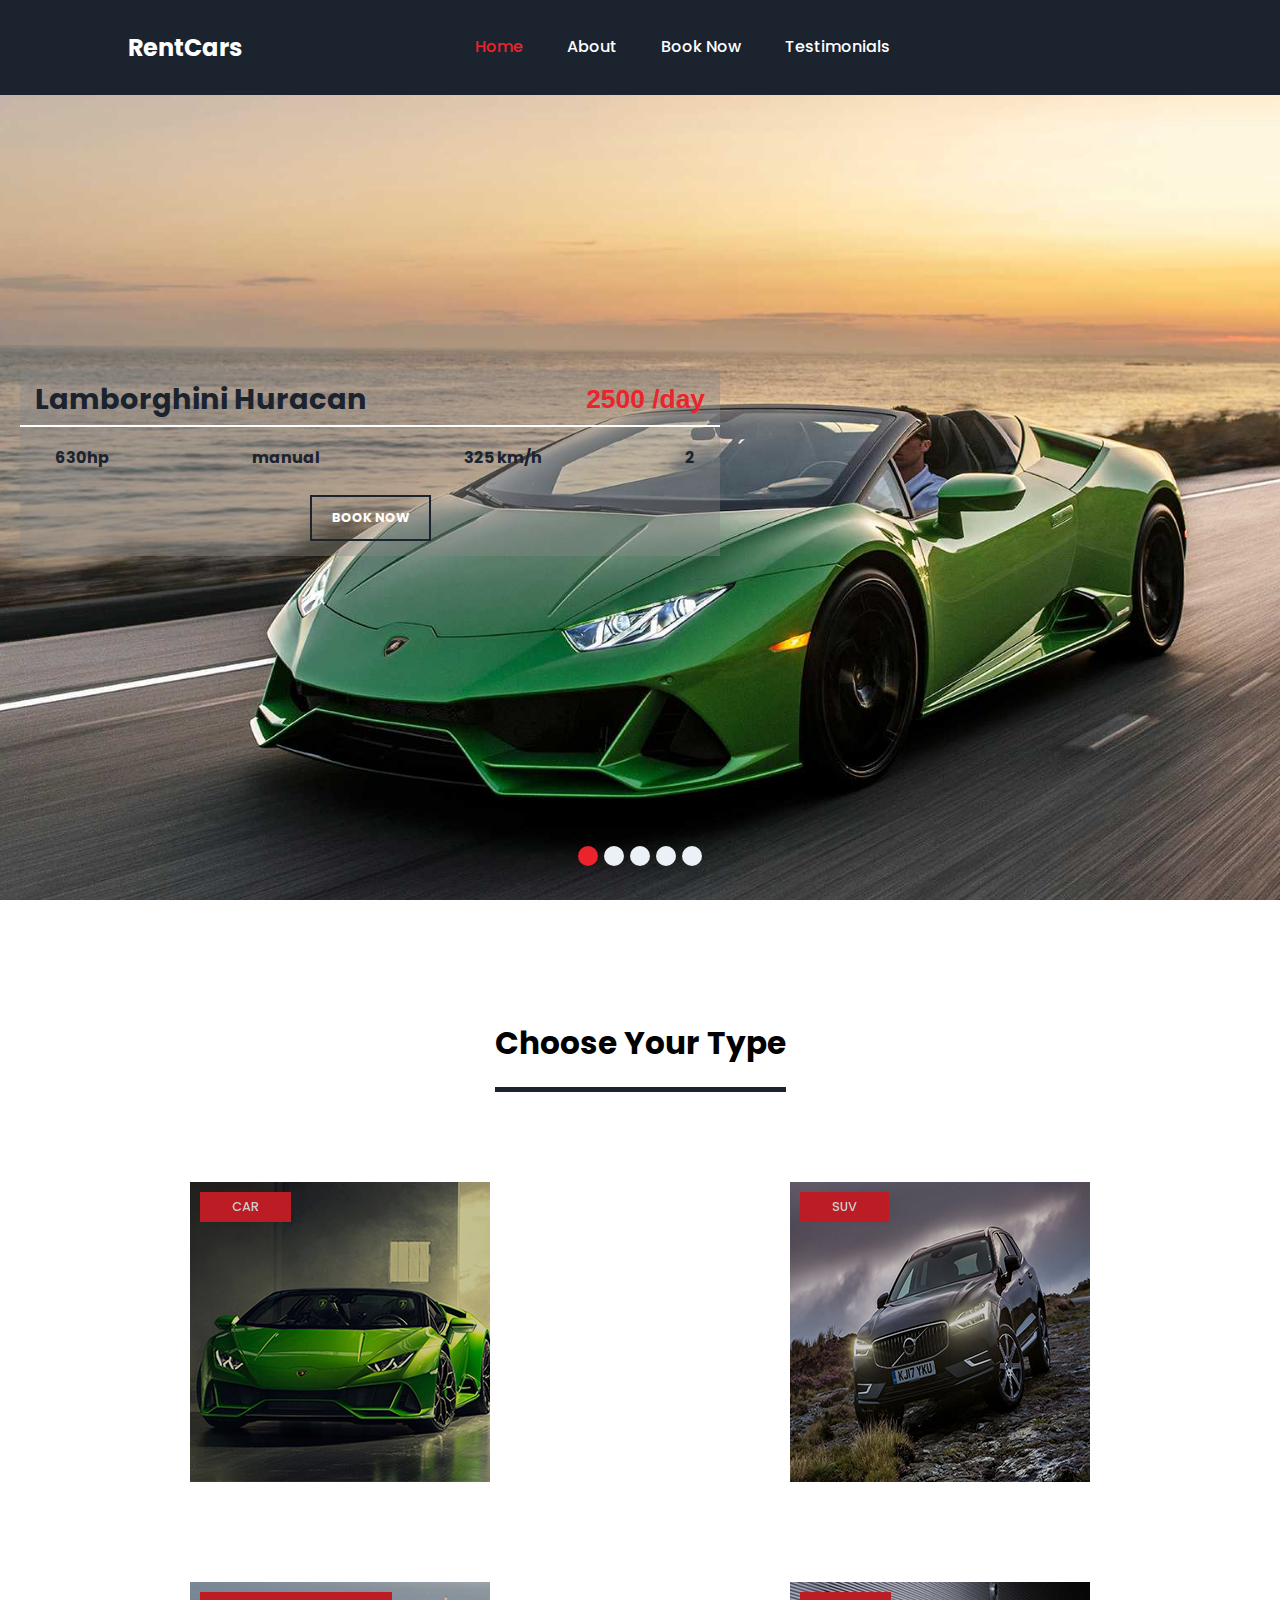
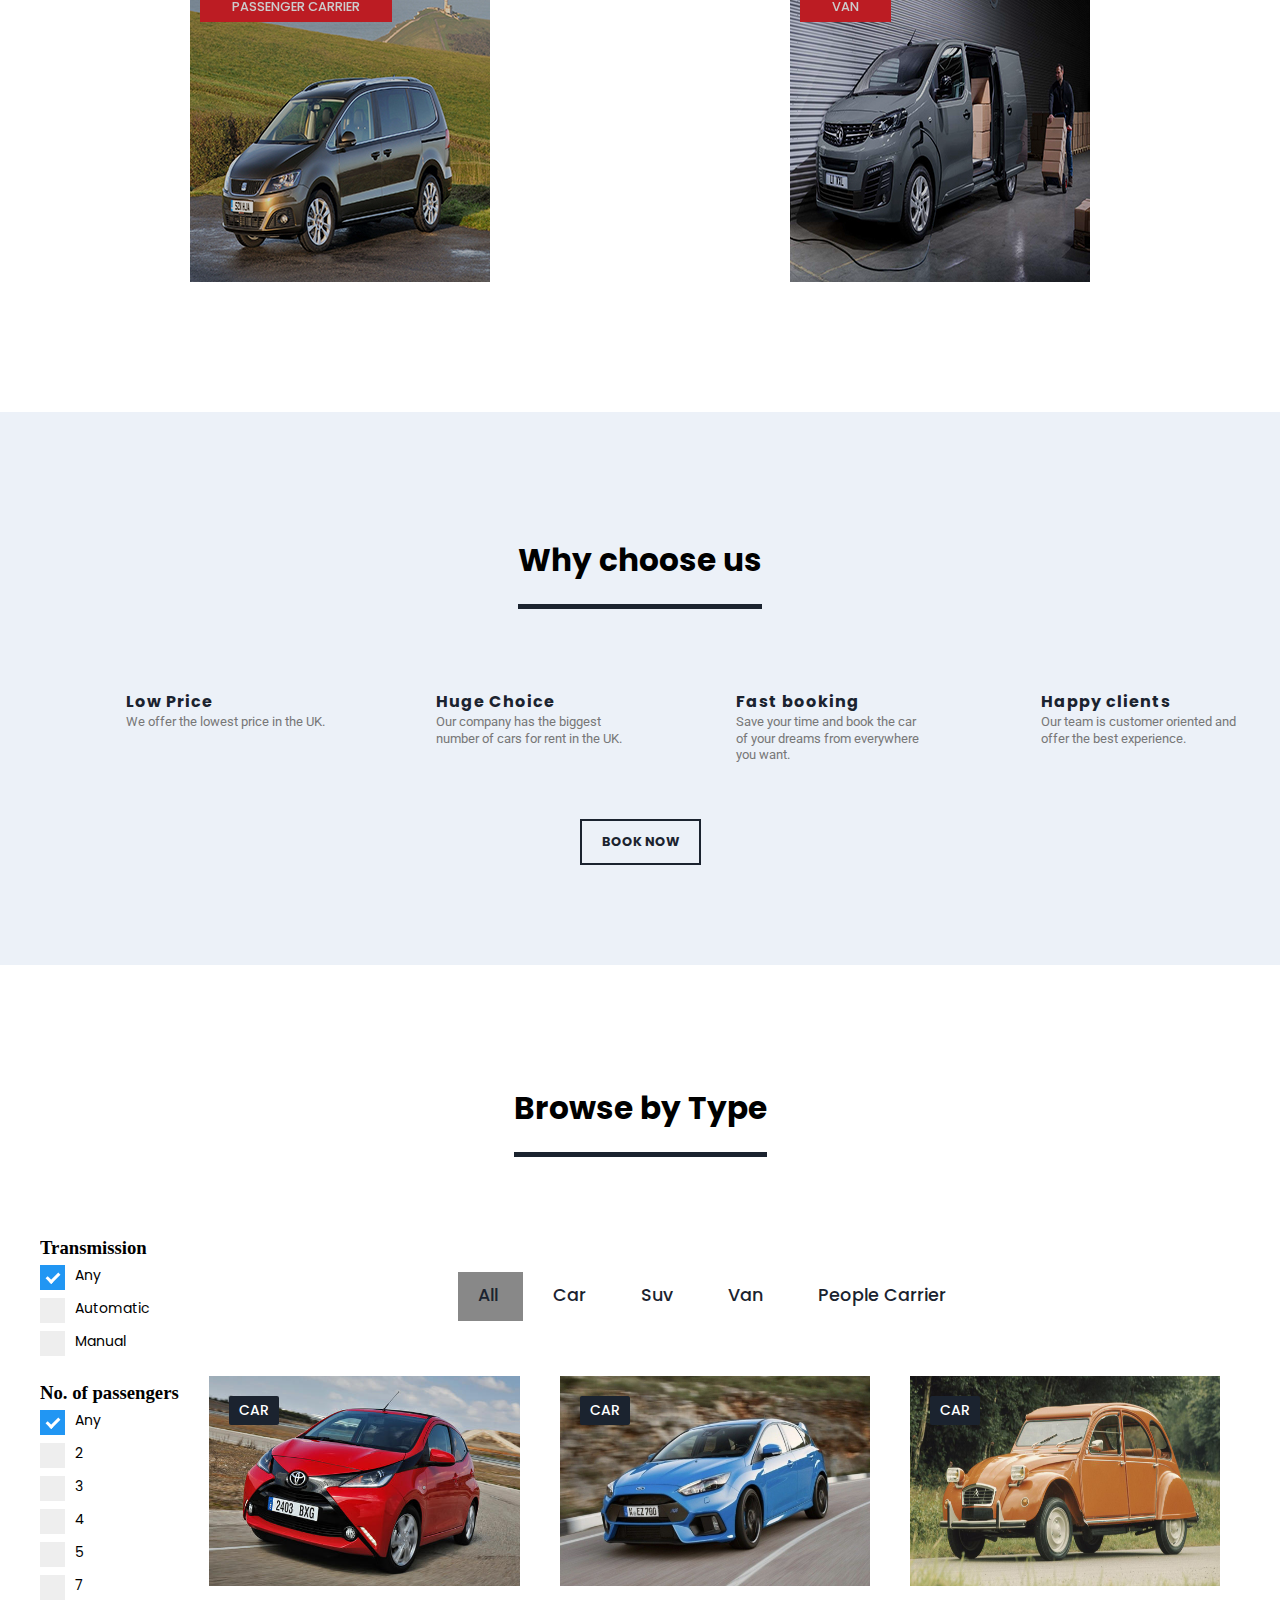
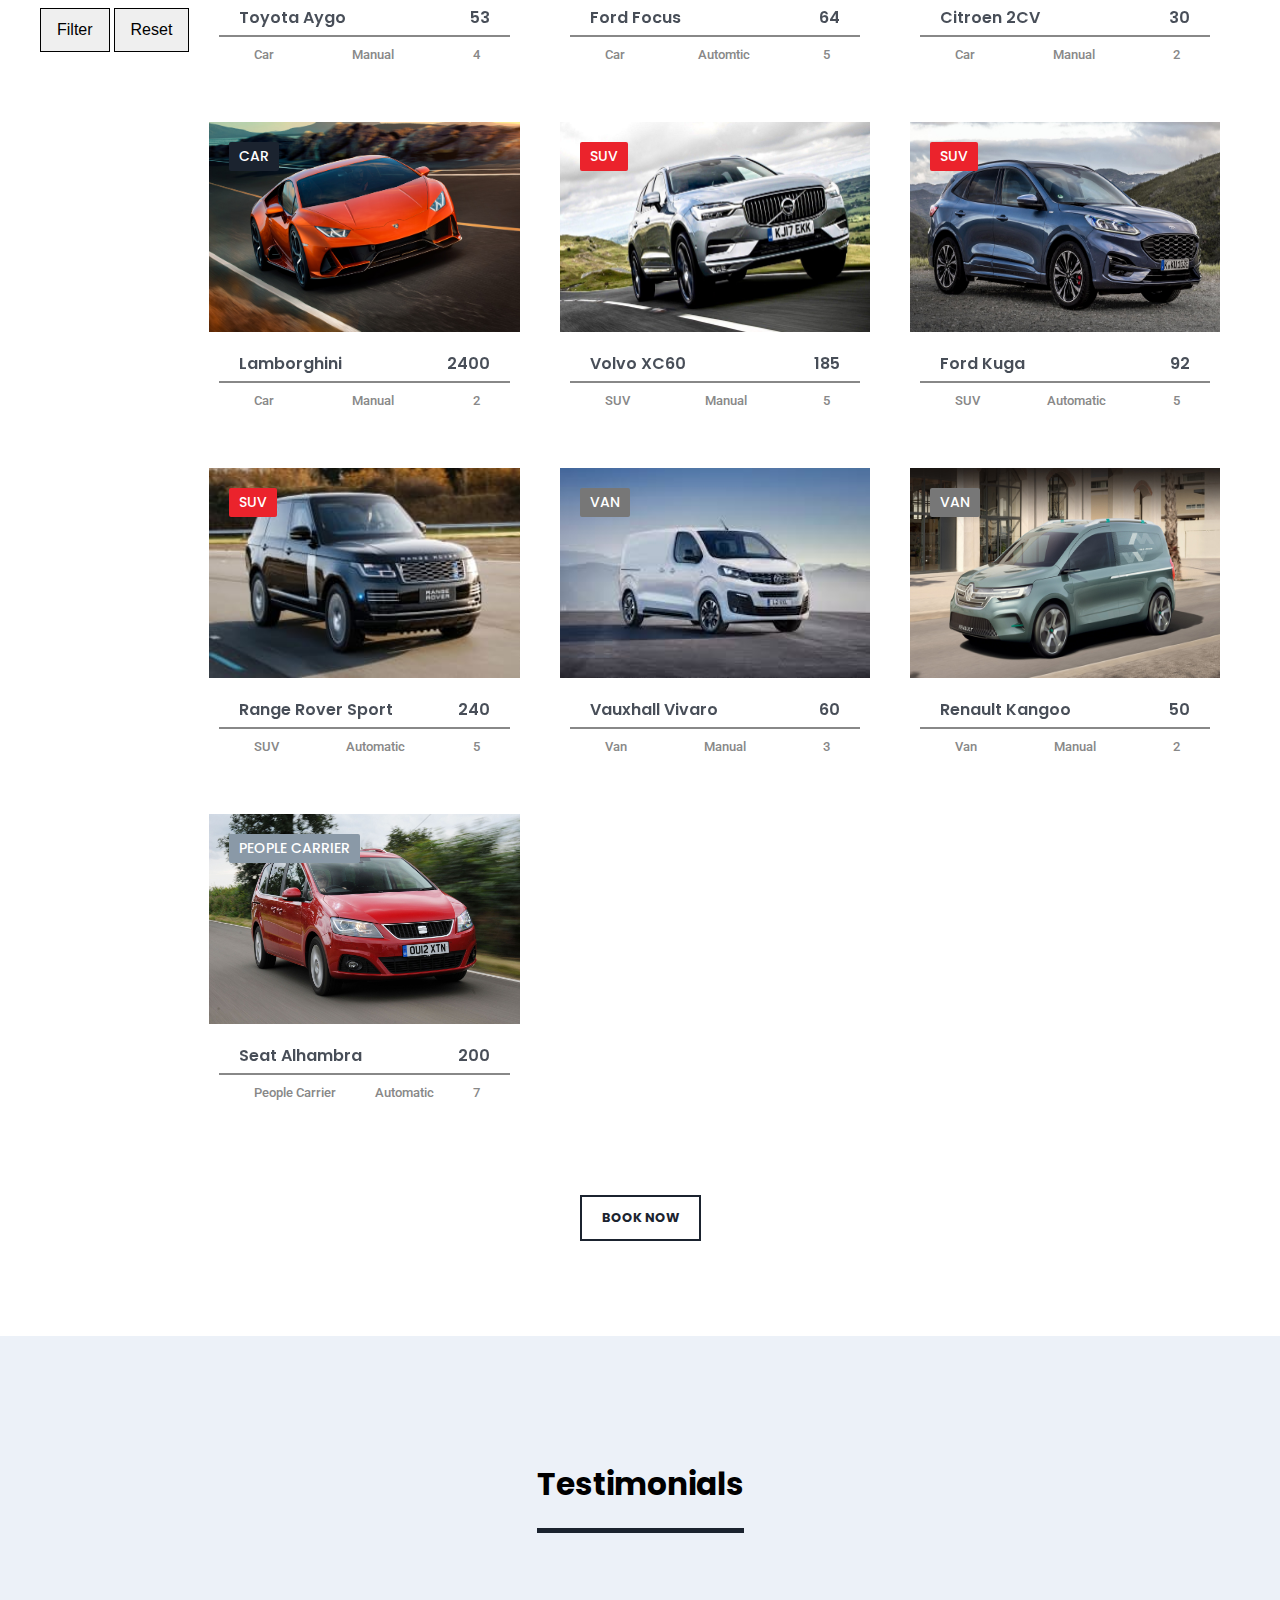
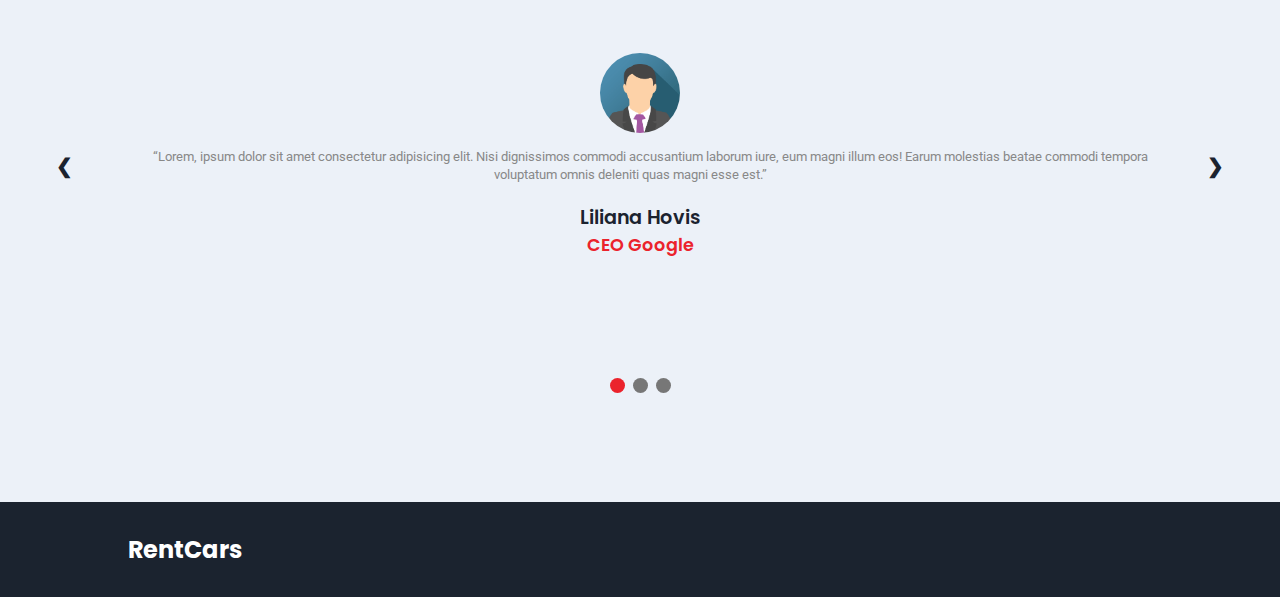
<file: index.html>
<!DOCTYPE html>
<html lang="en">
<head>
    <meta charset="UTF-8">
    <meta name="viewport" content="width=device-width, initial-scale=1.0">
    <title>WebProgrammingProject</title>
    <link rel="preconnect" href="https://fonts.gstatic.com">
    <link href="https://fonts.googleapis.com/css2?family=Montserrat:ital,wght@0,100;0,200;0,300;0,400;0,500;0,600;0,700;0,800;0,900;1,100;1,200;1,300;1,400;1,500;1,600;1,700;1,800;1,900&family=Poppins:ital,wght@0,100;0,200;0,300;0,400;0,500;0,600;0,700;0,800;0,900;1,100;1,200;1,300;1,400;1,500;1,600;1,700;1,800;1,900&family=Roboto:ital,wght@0,100;0,300;0,400;0,500;0,700;0,900;1,100;1,300;1,400;1,500;1,700;1,900&display=swap" rel="stylesheet">
    <link rel="stylesheet" href="https://use.fontawesome.com/releases/v5.15.1/css/all.css" integrity="sha384-vp86vTRFVJgpjF9jiIGPEEqYqlDwgyBgEF109VFjmqGmIY/Y4HV4d3Gp2irVfcrp" crossorigin="anonymous">
    <link rel="stylesheet" href="style.css">
    <link rel="stylesheet" href="checkbox.css">
    <link rel="stylesheet" href="button.css">
</head>
<body>
    

<nav  id="navbar"> <!-- Start Navigation -->

    <div class="logo" > <!-- Logo -->
        <a href="#Home"><h2>RentCars</h2></a>
    </div>

    <div class="menu">

        <ul class="nav_links"> <!-- Navigation Links -->

            <li><a href="#Home" class="active1">Home</a></li>
            <li><a href="#About">About</a></li>
            <li><a href="#Book">Book Now</a></li>
            <li><a href="#Testimonials">Testimonials</a></li>
            
        </ul>

    </div>

    <div class="social"> <!-- Start Social -->
        <a href="#" class="social_icons"><i class="fab fa-facebook"></i></a>
        <a href="#" class="social_icons"><i class="fab fa-instagram"></i></a>
        <a href="#" class="social_icons"><i class="fab fa-twitter"></i></a>
    </div>

    <div class="menu-toggle"> <!-- Menu Toggle -->
        <i class="fas fa-bars"></i>
    </div>

</nav> <!-- End Navigation -->

<!-- Slider -->

<header id="Home">

    <div class="slider">
        <div class="slideshow_item active" style="background-image: url(img/LamborghiniHuracanHero.jpg);  width: 110%; background-position: center;">


                    <!-- Info panel -->

            <div class="text_box">
               <div class="header">
                 <div class="title">
                 <h2>Lamborghini Huracan</h2>
                 </div>
                 <div class="price">
                     <div class="price_icon">
                         <i class="fas fa-pound-sign"></i>
                     </div>
                     <div class="price_num">
                         <h2>2500 /day</h2>
                     </div>
                 </div>
               </div>
               <span class="line"></span>
                <div class="car_wrapper">
                    <div class="car_info">
                        <div class="info_icon">
                         <i class="fas fa-horse"></i>
                         </div>
                        <div class="info_text">630hp</div>
                    </div>
                    <div class="car_info">
                        <div class="info_icon">
                         <i class="fas fa-cog"></i>
                        </div>
                        <div class="info_text">manual</div>
                    </div>
                    <div class="car_info">
                        <div class="info_icon">
                        <i class="fas fa-tachometer-alt"></i>
                        </div>
                        <div class="info_text">325 km/h</div>
                    </div>
                    <div class="car_info">
                        <div class="info_icon">
                        <i class="fas fa-user-friends"></i>
                        </div>
                        <div class="info_text">2</div>
                    </div>
                
                </div>

                <div class="btn_cool">
                    <a href="Book.html"><button class="btn btn1">Book now</button></a>
                </div>

            </div> <!-- End info panel -->



        </div>
        <div class="slideshow_item" style="background-image: url(img/FordFocusHero.jpg); width: 110%; background-position: center;">


            <!-- Info panel -->

          <div class="text_box">
            <div class="header">
                <div class="title">
                <h2>Ford Focus</h2>
                </div>
                <div class="price">
                    <div class="price_icon">
                        <i class="fas fa-pound-sign"></i>
                    </div>
                    <div class="price_num">
                        <h2>64 /day</h2>
                    </div>
                </div>
            </div>
            <span class="line"></span>
                <div class="car_wrapper">
                    <div class="car_info">
                        <div class="info_icon">
                        <i class="fas fa-horse"></i>
                        </div>
                        <div class="info_text">340hp</div>
                    </div>
                    <div class="car_info">
                        <div class="info_icon">
                        <i class="fas fa-cog"></i>
                        </div>
                        <div class="info_text">automatic</div>
                    </div>
                    <div class="car_info">
                        <div class="info_icon">
                        <i class="fas fa-tachometer-alt"></i>
                        </div>
                        <div class="info_text">240 km/h</div>
                    </div>
                    <div class="car_info">
                        <div class="info_icon">
                        <i class="fas fa-user-friends"></i>
                        </div>
                        <div class="info_text">5</div>
                    </div>
        
        </div>

        <div class="btn_cool">
            <a href="Book.html"><button class="btn btn1">Book now</button></a>
        </div>

    </div> <!-- End info panel -->




        </div>
        <div class="slideshow_item" style="background-image: url(img/SeatAlhambraHero.jpg); width: 110%;">


            <!-- Info panel -->

    <div class="text_box">
       <div class="header">
         <div class="title">
         <h2>Seat Alhambra</h2>
         </div>
         <div class="price">
             <div class="price_icon">
                 <i class="fas fa-pound-sign"></i>
             </div>
             <div class="price_num">
                 <h2>200 /day</h2>
             </div>
         </div>
       </div>
       <span class="line"></span>
        <div class="car_wrapper">
            <div class="car_info">
                <div class="info_icon">
                 <i class="fas fa-horse"></i>
                 </div>
                <div class="info_text">174hp</div>
            </div>
            <div class="car_info">
                <div class="info_icon">
                 <i class="fas fa-cog"></i>
                </div>
                <div class="info_text">automatic</div>
            </div>
            <div class="car_info">
                <div class="info_icon">
                <i class="fas fa-tachometer-alt"></i>
                </div>
                <div class="info_text">210 km/h</div>
            </div>
            <div class="car_info">
                <div class="info_icon">
                <i class="fas fa-user-friends"></i>
                </div>
                <div class="info_text">7</div>
            </div>
        
        </div>

        <div class="btn_cool">
            <a href="Book.html"><button class="btn btn1">Book now</button></a>
        </div>

    </div> <!-- End info panel -->




</div>
<div class="slideshow_item" style="background-image: url(img/VauxhallVivaroHero.jpg); width: 110%;">


    <!-- Info panel -->

<div class="text_box">
<div class="header">
 <div class="title">
 <h2>Vauxhall Vivaro</h2>
 </div>
 <div class="price">
     <div class="price_icon">
         <i class="fas fa-pound-sign"></i>
     </div>
     <div class="price_num">
         <h2>60 /day</h2>
     </div>
 </div>
</div>
<span class="line"></span>
<div class="car_wrapper">
    <div class="car_info">
        <div class="info_icon">
         <i class="fas fa-horse"></i>
         </div>
        <div class="info_text">132hp</div>
    </div>
    <div class="car_info">
        <div class="info_icon">
         <i class="fas fa-cog"></i>
        </div>
        <div class="info_text">manual</div>
    </div>
    <div class="car_info">
        <div class="info_icon">
        <i class="fas fa-tachometer-alt"></i>
        </div>
        <div class="info_text">180 km/h</div>
    </div>
    <div class="car_info">
        <div class="info_icon">
        <i class="fas fa-user-friends"></i>
        </div>
        <div class="info_text">3</div>
    </div>

</div>

<div class="btn_cool">
    <a href="Book.html"><button class="btn btn1">Book now</button></a>
</div>

</div> <!-- End info panel -->



</div>
<div class="slideshow_item" style="background-image: url(img/Volvoxc60Hero.jpg); width: 110%;">


    <!-- Info panel -->

<div class="text_box">
<div class="header">
 <div class="title">
 <h2>Volvo XC60</h2>
 </div>
 <div class="price">
     <div class="price_icon">
         <i class="fas fa-pound-sign"></i>
     </div>
     <div class="price_num">
         <h2>185 /day</h2>
     </div>
 </div>
</div>
<span class="line"></span>
<div class="car_wrapper">
    <div class="car_info">
        <div class="info_icon">
         <i class="fas fa-horse"></i>
         </div>
        <div class="info_text">400hp</div>
    </div>
    <div class="car_info">
        <div class="info_icon">
         <i class="fas fa-cog"></i>
        </div>
        <div class="info_text">manual</div>
    </div>
    <div class="car_info">
        <div class="info_icon">
        <i class="fas fa-tachometer-alt"></i>
        </div>
        <div class="info_text">230 km/h</div>
    </div>
    <div class="car_info">
        <div class="info_icon">
        <i class="fas fa-user-friends"></i>
        </div>
        <div class="info_text">5</div>
    </div>

</div>

<div class="btn_cool">
    <a href="Book.html"><button class="btn btn1">Book now</button></a>
</div>

</div> <!-- End info panel -->




</div>
    </div>

    <!-- Indicators -->
    <div class="indicator"></div>

</header> <!--End Slider-->

 <section class="section"> <!-- Choose your type section -->

     <div class="container"> <!--Start container -->

        <div class="choose_content">
            <div class="choose_header">
                <h2>Choose Your Type</h2>
            </div>
        </div>
        <div class="choose_inner">
            <div class="choose_item">
                <div class="choose_title">
                    <h3>Car</h3>
                </div>
                <img class="choose_img" src="img/Cars.jpg" alt="CarItem">
            </div>
            <div class="choose_item">
                <img class="choose_img" src="img/SUV.jpg" alt="CarItem">
                <div class="choose_title">
                    <h3>Suv</h3>
                </div>
            </div>
            <div class="choose_item carrier1">
                <img class="choose_img" src="img/PeopleCarrier.jpg" alt="CarItem">
                <div class="choose_title">
                    <h3>Passenger Carrier</h3>
                </div>
            </div>
            <div class="choose_item van1">
                <img class="choose_img" src="img/VAN.jpg" alt="CarItem">
                <div class="choose_title">
                    <h3>Van</h3>
                </div>
            </div>
            
        </div>

    </div> <!--End container -->
</section> <!-- End of section-->


<section class="why" id="About"> <!-- Start of section-->

<div class="container"> <!-- Start container-->

    <div class="choose_content">
        <div class="choose_header">
            <h2>Why choose us</h2>
        </div>
    </div>

    <div class="why_inner">
        <div class="why_box">
            <div class="why_logo pound">
                <i class="fa-pound-sign fas pound"></i>
            </div>
            <div class="why_content">
                <div class="why_header">
                    <h2>Low Price</h2>
                </div>
                <div class="why_text">
                    <p>We offer the lowest price in the UK.</p>
                </div>
            </div>
        </div>
        <div class="why_box">
            <div class="why_logo">
                <i class="fas fa-car"></i>
            </div>
            <div class="why_content">
                <div class="why_header">
                    <h2>Huge Choice</h2>
                </div>
                <div class="why_text">
                    <p>Our company has the biggest number of cars for rent in the UK.</p>
                </div>
            </div>
        </div>
        <div class="why_box">
            <div class="why_logo">
                <i class="fas fa-tachometer-alt"></i>
            </div>
            <div class="why_content">
                <div class="why_header">
                    <h2>Fast booking</h2>
                </div>
                <div class="why_text">
                    <p>Save your time and book the car of your dreams from everywhere you want. </p>
                </div>
            </div>
        </div>
        <div class="why_box">
            <div class="why_logo">
                <i class="fas fa-smile"></i>
            </div>
            <div class="why_content">
                <div class="why_header">
                    <h2>Happy clients</h2>
                </div>
                <div class="why_text">
                    <p>Our team is customer oriented and offer the best experience.</p>
                </div>
            </div>
        </div>
    </div>

    <div class="btn_cool">
        <a href="Book.html"><button class="btn btn1 btn2">Book now</button></a>
    </div>

</div><!-- End container-->

</section> <!-- End of section-->

<section class="browse" id="Book"> <!-- Start Section Browse-->


    <div class="container"> <!-- Start container-->
        

        <div class="choose_content">
            <div class="choose_header">
                <h2>Browse by Type</h2>
            </div>
        </div>
        <div class="category_main">

            <div class="category_left_sidebar">
                <h3 class="accordion">Transmission</h3>
                <div id="transmission" class="panel">
                    <label class="checkbox-container">Any
                    <input type="checkbox" checked="checked">
                    <span class="checkmark"></span>
                    </label>
                    <label class="checkbox-container">Automatic
                    <input type="checkbox">
                    <span class="checkmark"></span>
                    </label>
                    <label class="checkbox-container">Manual
                    <input type="checkbox">
                    <span class="checkmark"></span>
                    </label>
                </div>

                <br>

                <h3 class="accordion">No. of passengers</h3>
                <div id="no_of_passengers" class="panel">
                    <label class="checkbox-container">Any
                    <input type="checkbox" checked="checked">
                    <span class="checkmark"></span>
                    </label>
                    <label class="checkbox-container">2
                    <input type="checkbox">
                    <span class="checkmark"></span>
                    </label>
                    <label class="checkbox-container">3
                    <input type="checkbox">
                    <span class="checkmark"></span>
                    </label>
                    <label class="checkbox-container">4
                    <input type="checkbox">
                    <span class="checkmark"></span>
                    </label>
                    <label class="checkbox-container">5
                    <input type="checkbox">
                    <span class="checkmark"></span>
                    </label>
    
                    <label class="checkbox-container">7
                    <input type="checkbox">
                    <span class="checkmark"></span>
                    </label>
                </div>

                <div>
                    <button class="filters-btn"><i class="fa fa-times"></i> Filter</button>
                    <button class="filters-btn"><i class="fa fa-times"></i> Reset</button>
                </div>

                
            </div>
            

            <div class="category_head">
                <ul class="gallery">
                    <div class="category_title active2" id="all">
                        <li>All</li>
                        <div class='category_icon'><i class="fas fa-border-all"></i></div>
                    </div>
                    <div class="category_title" id="cars">
                        <li>Car</li>
                        <div class='category_icon'><i class="fas fa-car"></i></div>
                    </div>
                    <div class="category_title" id="suv">
                        <li>Suv</li>
                        <div class='category_icon'><i class="fas fa-truck-pickup"></i></div>
                    </div>
                    <div class="category_title" id="van">
                        <li>Van</li>
                        <div class='category_icon'><i class="fas fa-shuttle-van"></i></i></div>
                    </div>
                    <div class="category_title" id="carrier">
                        <li>People Carrier</li>
                        <div class='category_icon'><i class="fas fa-bus"></i></div>
                    </div>
                </ul>
            </div>

            <div class="post-collect">
                <div class="posts-main-container">
                    <div class="all cars">
                        <div class="post-img">
                            <img class="category_img" src="img/ToyotaAygo.jpg" alt="ToyotaAygo">
                            <span class="category_name car">Car</span>
                        </div>

                        <div class="post-content">
                            <div class="post-content-top">
                                <span class="veh-name"><i class="fa fa-car"><em>Toyota Aygo</em></i></span>
                                <span class="post-cost"><i class="fas fa-pound-sign"></i><em>53</em></span>
                            </div>
                            <hr>
                            <div class="post-content-bottom">
                                <span><i class="fas fa-car"></i><strong>Car</strong></span>
                                <span><i class="fas fa-cog"></i><strong>Manual</strong></span>
                                <span><i class="fas fa-user-friends"></i><strong>4</strong></span>
                            </div>
                        </div>
                    </div>
                    <div class="all cars">
                        <div class="post-img">
                            <img class="category_img" src="img/FordFocusFilter.jpg" alt="FordFocus">
                            <span class="category_name car">Car</span>
                        </div>

                        <div class="post-content">
                            <div class="post-content-top">
                                <span><i class="fa fa-car"><em>Ford Focus</em></i></span>
                                <span><i class="fas fa-pound-sign"></i><em>64</em></span>
                            </div>
                            <hr>
                            <div class="post-content-bottom">
                                <span><i class="fas fa-car"></i><strong>Car</strong></span>
                                <span><i class="fas fa-cog"></i><strong>Automtic</strong></span>
                                <span><i class="fas fa-user-friends"></i><strong>5</strong></span>
                            </div>
                        </div>
                    </div>
                    <div class="all cars">
                        <div class="post-img">
                            <img class="category_img" src="img/Citroen2CV.jpg" alt="Citroen2CV">
                            <span class="category_name car">Car</span>
                        </div>

                        <div class="post-content">
                            <div class="post-content-top">
                                <span><i class="fa fa-car"><em>Citroen 2CV</em></i></span>
                                <span><i class="fas fa-pound-sign"></i><em>30</em></span>
                            </div>
                            <hr>
                            <div class="post-content-bottom">
                                <span><i class="fas fa-car"></i><strong>Car</strong></span>
                                <span><i class="fas fa-cog"></i><strong>Manual</strong></span>
                                <span><i class="fas fa-user-friends"></i><strong>2</strong></span>
                            </div>
                        </div>
                    </div>
                    <div class="all cars">
                        <div class="post-img">
                            <img class="category_img" src="img/LamborghiniHuracanFilter.jpg" alt="Lamborghini">
                            <span class="category_name car">Car</span>
                        </div>

                        <div class="post-content">
                            <div class="post-content-top">
                                <span><i class="fa fa-car"><em>Lamborghini</em></i></span>
                                <span><i class="fas fa-pound-sign"></i><em>2400</em></span>
                            </div>
                            <hr>
                            <div class="post-content-bottom">
                                <span><i class="fas fa-car"></i><strong>Car</strong></span>
                                <span><i class="fas fa-cog"></i><strong>Manual</strong></span>
                                <span><i class="fas fa-user-friends"></i><strong>2</strong></span>
                            </div>
                        </div>
                    </div>
                    <div class="all suv">
                        <div class="post-img">
                            <img class="category_img" src="img/Volvoxc60Filter.jpg" alt="Lamborghini">
                            <span class="category_name suvs">SUV</span>
                        </div>

                        <div class="post-content">
                            <div class="post-content-top">
                                <span><i class="fa fa-car"><em>Volvo XC60</em></i></span>
                                <span><i class="fas fa-pound-sign"></i><em>185</em></span>
                            </div>
                            <hr>
                            <div class="post-content-bottom">
                                <span><i class="fas fa-car"></i><strong>SUV</strong></span>
                                <span><i class="fas fa-cog"></i><strong>Manual</strong></span>
                                <span><i class="fas fa-user-friends"></i><strong>5</strong></span>
                            </div>
                        </div>
                    </div>
                    <div class="all suv">
                        <div class="post-img">
                            <img  class="category_img" src="img/FordKugaGrid.jpg" alt="Lamborghini">
                            <span class="category_name suvs">SUv</span>
                        </div>

                        <div class="post-content">
                            <div class="post-content-top">
                                <span><i class="fa fa-car"><em>Ford Kuga</em></i></span>
                                <span><i class="fas fa-pound-sign"></i><em>92</em></span>
                            </div>
                            <hr>
                            <div class="post-content-bottom">
                                <span><i class="fas fa-car"></i><strong>SUV</strong></span>
                                <span><i class="fas fa-cog"></i><strong>Automatic</strong></span>
                                <span><i class="fas fa-user-friends"></i><strong>5</strong></span>
                            </div>
                        </div>
                    </div>
                    <div class="all suv">
                        <div class="post-img">
                            <img class="category_img" src="img/RangeRoverGrid.jpg" alt="Lamborghini">
                            <span class="category_name suvs">SUV</span>
                        </div>

                        <div class="post-content">
                            <div class="post-content-top">
                                <span><i class="fa fa-car"><em>Range Rover Sport</em></i></span>
                                <span><i class="fas fa-pound-sign"></i><em>240</em></span>
                            </div>
                            <hr>
                            <div class="post-content-bottom">
                                <span><i class="fas fa-car"></i><strong>SUV</strong></span>
                                <span><i class="fas fa-cog"></i><strong>Automatic</strong></span>
                                <span><i class="fas fa-user-friends"></i><strong>5</strong></span>
                            </div>
                        </div>
                    </div>
                    <div class="all van">
                        <div class="post-img">
                            <img class="category_img" src="img/VauxhallVivaroGrid.jpg" alt="Lamborghini">
                            <span class="category_name vans">Van</span>
                        </div>

                        <div class="post-content">
                            <div class="post-content-top">
                                <span><i class="fa fa-car"><em>Vauxhall Vivaro</em></i></span>
                                <span><i class="fas fa-pound-sign"></i><em>60</em></span>
                            </div>
                            <hr>
                            <div class="post-content-bottom">
                                <span><i class="fas fa-car"></i><strong>Van</strong></span>
                                <span><i class="fas fa-cog"></i><strong>Manual</strong></span>
                                <span><i class="fas fa-user-friends"></i><strong>3</strong></span>
                            </div>
                        </div>
                    </div>
                    <div class="all van">
                        <div class="post-img">
                            <img class="category_img" src="img/RenaultKangooGrid.jpg" alt="Lamborghini">
                            <span class="category_name vans">Van</span>
                        </div>

                        <div class="post-content">
                            <div class="post-content-top">
                                <span><i class="fa fa-car"><em>Renault Kangoo</em></i></span>
                                <span><i class="fas fa-pound-sign"></i><em>50</em></span>
                            </div>
                            <hr>
                            <div class="post-content-bottom">
                                <span><i class="fas fa-car"></i><strong>Van</strong></span>
                                <span><i class="fas fa-cog"></i><strong>Manual</strong></span>
                                <span><i class="fas fa-user-friends"></i><strong>2</strong></span>
                            </div>
                        </div>
                    </div>
                    <div class="all people carrier">
                        <div class="post-img">
                            <img class="category_img" src="img/SeatAlhambraGrid.jpg" alt="Lamborghini">
                            <span class="category_name carriers">People Carrier</span>
                        </div>

                        <div class="post-content">
                            <div class="post-content-top">
                                <span><i class="fa fa-car"><em>Seat Alhambra</em></i></span>
                                <span><i class="fas fa-pound-sign"></i><em>200</em></span>
                            </div>
                            <hr>
                            <div class="post-content-bottom">
                                <span><i class="fas fa-car"></i><strong>People Carrier</strong></span>
                                <span><i class="fas fa-cog"></i><strong>Automatic</strong></span>
                                <span><i class="fas fa-user-friends"></i><strong>7</strong></span>
                            </div>
                        </div>
                    </div>
                </div>
            </div>

        </div>

        <div class="btn_cool">
            <a href="Book.html"><button class="btn btn1 btn2">Book now</button></a>
        </div>

    </div> <!-- End container-->

</section> <!-- End Section Browse-->

<section class="why" id="Testimonials"> <!-- Start Testimonials Sectiob -->

    <div class="container"> <!-- Start Container -->

        <div class="choose_content">
            <div class="choose_header">
                <h2>Testimonials</h2>
            </div>
        </div>


           <!-- Slideshow container -->
        <div class="slideshow-box">

            <!-- Full-width slides/quotes -->
            <div class="mySlides">
            <div class="customer_img">
                <img  class='customer_icon' src="img/avatar.png" alt='customericon'>
            </div>
            <q>Lorem, ipsum dolor sit amet consectetur adipisicing elit. Nisi dignissimos commodi accusantium laborum iure, eum magni illum eos! Earum molestias beatae commodi tempora voluptatum omnis deleniti quas magni esse est.</q>
            <div class="author_info">
                            <div class="author_name">Liliana Hovis</div>
                            <div class="author_job">CEO Google</div>
                    </div>
            </div>
        
            <div class="mySlides">
            <div class="customer_img">
                <img  class='customer_icon' src="img/avatar.png" alt='customericon'>
            </div>
            <q>Lorem, ipsum dolor sit amet consectetur adipisicing elit. Doloremque officia labore iste cum veniam asperiores distinctio cumque, maiores provident esse accusamus, eum voluptatem nesciunt exercitationem. At odit alias eligendi. Iste.</q>
            <div class="author_info">
                            <div class="author_name">Kelly Olivierr</div>
                            <div class="author_job">Truck Driver</div>
                    </div>
            </div>
        
            <div class="mySlides">
            <div class="customer_img">
                <img  class='customer_icon' src="img/avatar.png" alt='customericon'>
            </div>
            <q>Lorem ipsum dolor sit amet consectetur, adipisicing elit. Dicta, illum quasi? Libero molestiae nihil deserunt deleniti, doloribus enim sit voluptatum, repellat aut exercitationem provident rerum id at? Dolores, modi nostrum.</q>
            <div class="author_info">
                            <div class="author_name">Art Dobrowolski</div>
                            <div class="author_job">Economist</div>
                    </div>
            </div>
        
            <!-- Next/prev buttons -->
            <a class="prev" onclick="plusSlides(-1)">&#10094;</a>
            <a class="next" onclick="plusSlides(1)">&#10095;</a>
        </div>
        
        <!-- Dots/bullets/indicators -->
        <div class="dot-container">
            <span class="dot" onclick="currentSlide(1)"></span>
            <span class="dot" onclick="currentSlide(2)"></span>
            <span class="dot" onclick="currentSlide(3)"></span>
        </div>

    </div> <!-- End Container -->

</section> <!-- End Testimonials Section -->

<footer> <!-- Start Footer -->

    <nav>

        <div class="logo">
            <a href="#"><h2>RentCars</h2></a>
        </div>

        <div class="social">
            <a href="#" class="social_icons"><i class="fab fa-facebook"></i></a>
            <a href="#" class="social_icons"><i class="fab fa-instagram"></i></a>
            <a href="#" class="social_icons"><i class="fab fa-twitter"></i></a>
        </div>
    
    </nav>

</footer> <!-- End Footer -->

<script src="main.js"></script>
<script src="accordion.js" type="text/javascript"></script>


<style>
    /* accordion */
    .accordion {
        cursor: pointer !important;
        margin-bottom: 6px;
    }

    .accordion:hover {
        /* background-color: #ccc; */
        /* padding: 6px; */
        /* font-size: 24px; */
        /* font-weight: 1100 !important; */
        text-decoration: underline;
        color:rgba(0, 128, 0, 0.58);
    }

    .active {
        text-decoration: underline;
    }
</style>
</body>
</html>
</file>
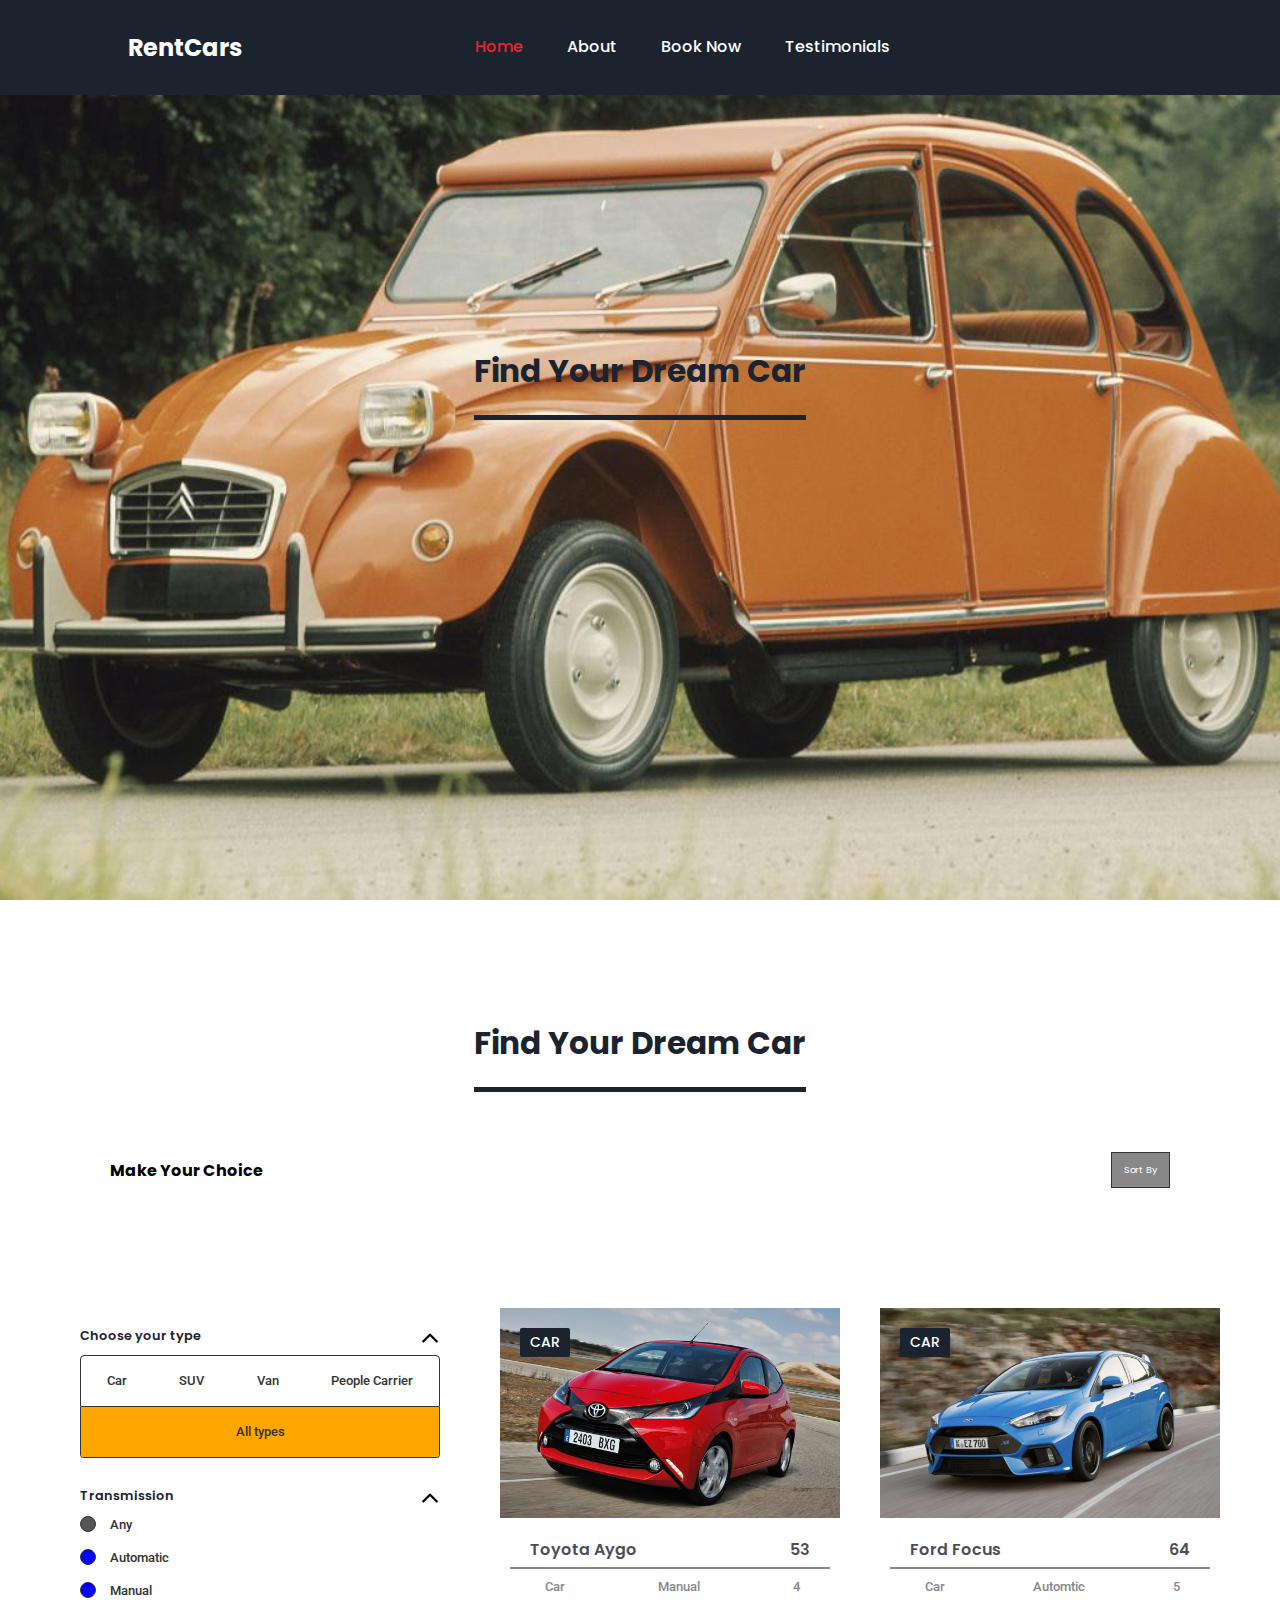
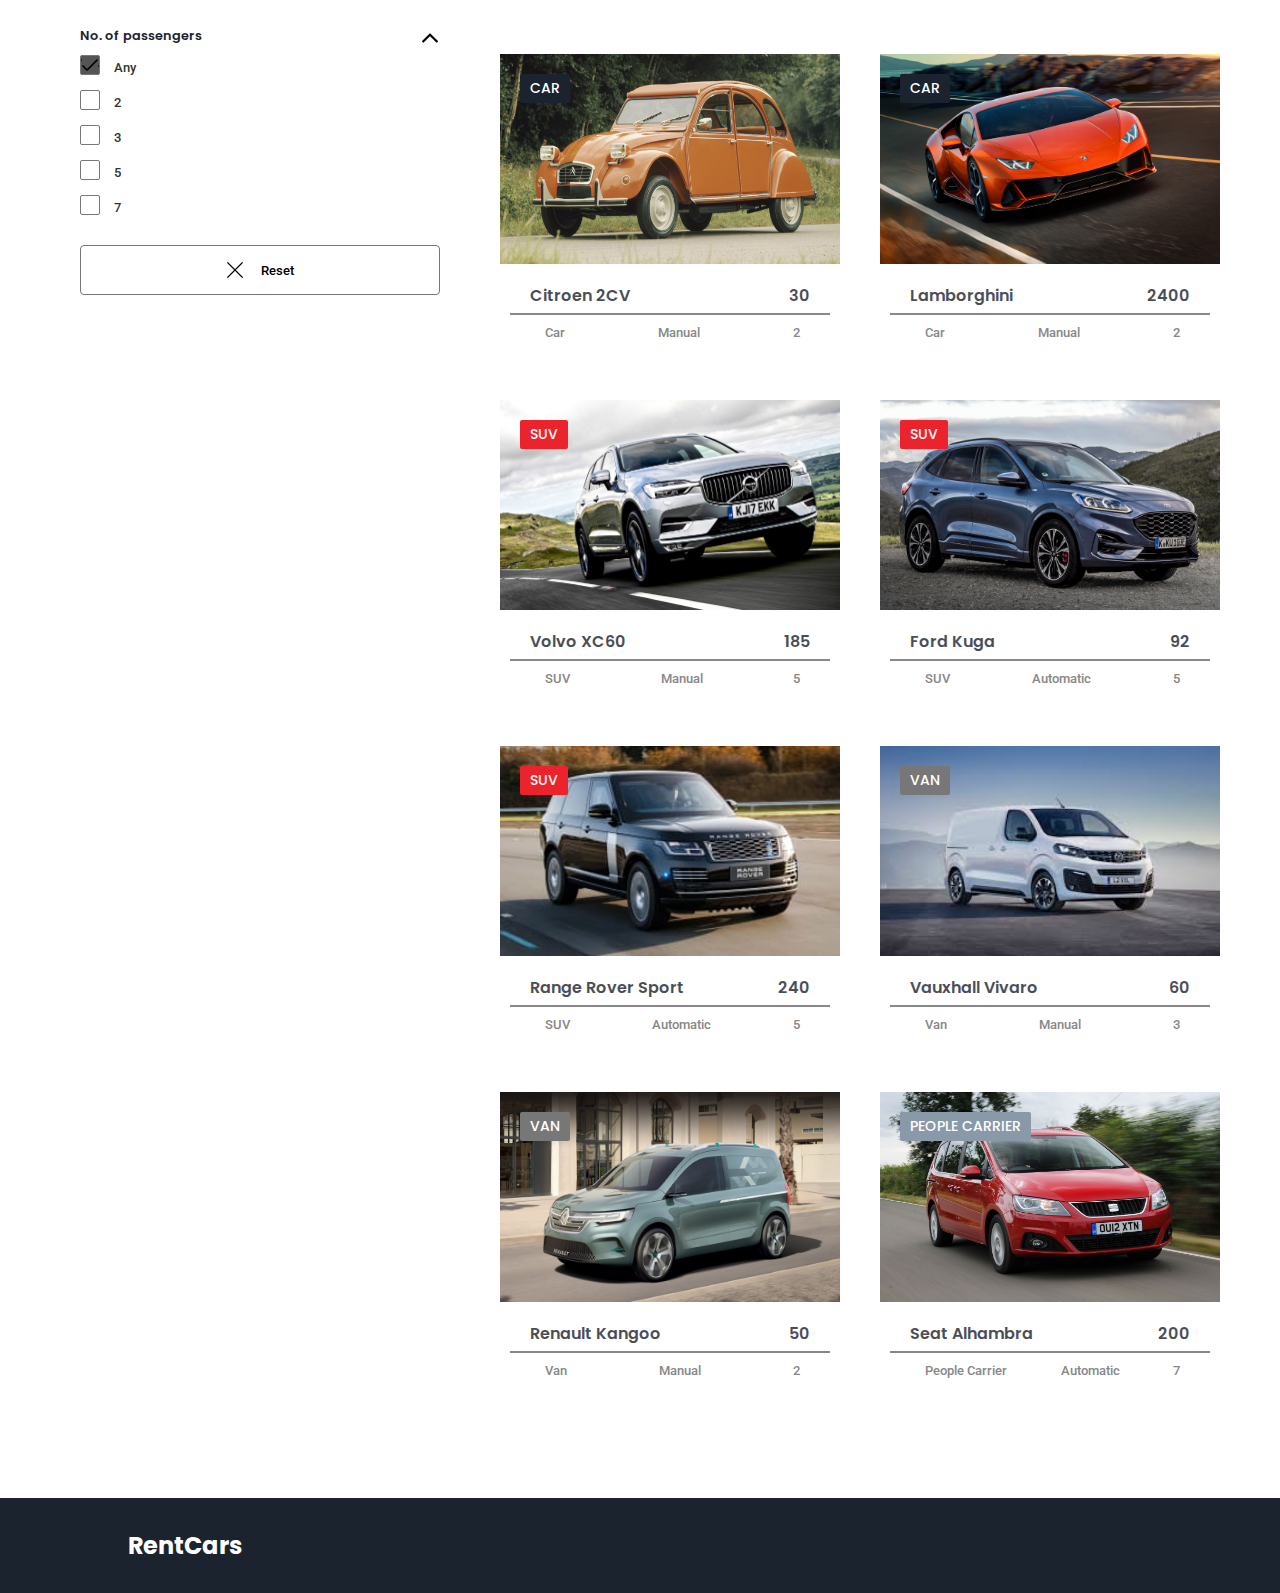
<file: Book.html>
<!DOCTYPE html>
<html lang="en">
<head>
    <meta charset="UTF-8">
    <meta name="viewport" content="width=device-width, initial-scale=1.0">
    <title>WebProgrammingProject</title>
    <link rel="preconnect" href="https://fonts.gstatic.com">
    <link href="https://fonts.googleapis.com/css2?family=Montserrat:ital,wght@0,100;0,200;0,300;0,400;0,500;0,600;0,700;0,800;0,900;1,100;1,200;1,300;1,400;1,500;1,600;1,700;1,800;1,900&family=Poppins:ital,wght@0,100;0,200;0,300;0,400;0,500;0,600;0,700;0,800;0,900;1,100;1,200;1,300;1,400;1,500;1,600;1,700;1,800;1,900&family=Roboto:ital,wght@0,100;0,300;0,400;0,500;0,700;0,900;1,100;1,300;1,400;1,500;1,700;1,900&display=swap" rel="stylesheet">
    <link rel="stylesheet" href="https://use.fontawesome.com/releases/v5.15.1/css/all.css" integrity="sha384-vp86vTRFVJgpjF9jiIGPEEqYqlDwgyBgEF109VFjmqGmIY/Y4HV4d3Gp2irVfcrp" crossorigin="anonymous">
    <link rel="stylesheet" href="style.css">
    <link rel="stylesheet" href="book.css">
</head>
<body class="body">

    <nav  id="navbar"> <!-- Start Navigation -->

        <div class="logo" > <!-- Logo -->
            <a href="index.html"><h2>RentCars</h2></a>
        </div>

    <!-- Navigation Links -->
        <div class="menu">
    
            <ul class="nav_links"> 
    
                <li>
                    <a href="#Home" class="active1">Home</a>
                </li>
                <li>
                    <a href="#About">About</a>
                </li>
                <li>
                    <a href="#Book">Book Now</a>
                </li>
                <li>
                    <a href="#Testimonials">Testimonials</a>
                </li>
                
            </ul>
    
        </div>
    
        <div class="social"> <!-- Start Social -->
            <a href="#" class="social_icons"><i class="fab fa-facebook"></i></a>
            <a href="#" class="social_icons"><i class="fab fa-instagram"></i></a>
            <a href="#" class="social_icons"><i class="fab fa-twitter"></i></a>
        </div>
    
        <div class="menu-toggle"> <!-- Menu Toggle -->
            <i class="fas fa-bars"></i>
        </div>
    
    </nav> <!-- End Navigation -->


    <header class="book"> <!-- Start Header -->

      <div class="container container-book"> <!-- Satrt Container -->

        <div class="choose_content">
            <div class="choose_header">
                <h2>Find Your Dream Car</h2>
            </div>
        </div>

      </div> <!-- End Container -->

    </header> <!-- End Header -->

    <section> <!-- Start Section -->


        <div class="container"> <!-- Start Container -->

            <div class="choose_content">
                <div class="choose_header hero">
                    <h2>Find Your Dream Car</h2>
                </div>
            </div>

            <div class="choice_content">
                <div class="choice_text">
                    <h2>Make Your Choice</h2>
                </div>
                <div class="sort_by">
                    <button class="btn-sort-by">Sort By</button>
                </div>
            </div>

        </div>    

        <button class="toggle-sidebar"></button>

        <div class="container container-book-posts">

            <aside class="sidebar"> <!--  Start Sidebar -->

                <form >

                    <div class="widget"> <!--  Start Widget -->

                        <div class="widget_title">
                            Choose your type
                        </div> 
    
                        <div class="widget_body"> <!-- Start Widget Body -->
    
                            <div class="location">
                                <div class="location_row">
    
                                        <input type="checkbox"   id='location1' class="location_checkbox">
                                        <label class="location_btn" for='location1'>Car</label>
    
                                        <input type="checkbox"   id='location2' class="location_checkbox">
                                        <label class="location_btn" for='location2'>SUV</label>
    
                                        <input type="checkbox"  id='location3' class="location_checkbox">
                                        <label class="location_btn" for='location3'>Van</label>
    
                                        <input type="checkbox"   id='location4' class="location_checkbox">
                                        <label class="location_btn" for='location4'>People Carrier</label>
    
                                </div>
    
                                <div class="location_row">
                                    <input type="checkbox" id='location5'  checked class="location_checkbox">
                                    <label class="location_btn" for='location5'>All types</label>
                                </div>
    
                            </div>
    
                        </div> <!-- End Widget Body -->
    
                    </div> <!-- End Widget  -->
    
                    <div class="widget"> <!--  Start Widget -->
    
                        <div class="widget_title">
                            Transmission
                        </div> 
    
                        <div class="widget_body"> <!-- Start Widget Body -->
    
                            <label class="radio">
    
                                <input type="radio" class="radio_real" checked name="transmission">
                                <span class="radio_fake"></span>
                                <span class="radio_title">Any</span>
    
                            </label>
    
                            <label class="radio">
    
                                <input type="radio" class="radio_real " name="transmission">
                                <span class="radio_fake"></span>
                                <span class="radio_title">Automatic</span>
    
                            </label>
    
                            <label class="radio">
    
                                <input type="radio" class="radio_real" name="transmission">
                                <span class="radio_fake"></span>
                                <span class="radio_title">Manual</span>
    
                            </label>
    
    
    
                        </div> <!-- End Widget Body -->
    
                    </div> <!-- End Widget  -->
    
                    <div class="widget"> <!--  Start Widget -->
    
                        <div class="widget_title">
                            No. of passengers
                        </div> 
    
                        <div class="widget_body"> <!-- Start Widget Body -->
    
                            <label class="checkbox">
    
                                <input type="checkbox" class="checkbox_real" checked>
                                <span class="checkbox_fake"></span>
                                <span class="checkbox_title" checked>Any</span>
    
                            </label>
    
                            <label class="checkbox">
    
                                <input type="checkbox" class="checkbox_real ">
                                <span class="checkbox_fake"></span>
                                <span class="checkbox_title">2</span>
    
                            </label>
    
                            <label class="checkbox">
    
                                <input type="checkbox" class="checkbox_real" >
                                <span class="checkbox_fake"></span>
                                <span class="checkbox_title">3</span>
    
                            </label>
    
                            <label class="checkbox">
    
                                <input type="checkbox" class="checkbox_real" >
                                <span class="checkbox_fake"></span>
                                <span class="checkbox_title">5</span>
    
                            </label>
    
                            <label class="checkbox">
    
                                <input type="checkbox" class="checkbox_real" >
                                <span class="checkbox_fake"></span>
                                <span class="checkbox_title">7</span>
    
                            </label>
    
    
    
                        </div> <!-- End Widget Body -->
    
                    </div> <!-- End Widget  -->
    
                    <div class="widget"> <!--  Start Widget -->
    
                        <div class="widget_body"> <!-- Start Widget Body -->
    
                          <button type="reset" class="form-btn">
                              <img src="img/cancel.png" alt="Reset">
                                    <span>Reset</span>
                          </button>
    
                        </div> <!-- End Widget Body -->
    
                    </div> <!-- End Widget  -->

                </form>


            </aside> <!-- Close Sidebar -->

            <div class="post-collect">
                <div class="posts-main-container posts-book">
                    <div class="all cars">
                        <div class="post-img">
                            <img class="category_img" src="img/ToyotaAygo.jpg" alt="ToyotaAygo">
                            <span class="category_name car">Car</span>
                        </div>

                        <div class="post-content">
                            <div class="post-content-top">
                                <span class="veh-name"><i class="fa fa-car"><em>Toyota Aygo</em></i></span>
                                <span class="post-cost"><i class="fas fa-pound-sign"></i><em>53</em></span>
                            </div>
                            <hr>
                            <div class="post-content-bottom">
                                <span><i class="fas fa-car"></i><strong>Car</strong></span>
                                <span><i class="fas fa-cog"></i><strong>Manual</strong></span>
                                <span><i class="fas fa-user-friends"></i><strong>4</strong></span>
                            </div>
                        </div>
                    </div>
                    <div class="all cars">
                        <div class="post-img">
                            <img class="category_img" src="img/FordFocusFilter.jpg" alt="FordFocus">
                            <span class="category_name car">Car</span>
                        </div>

                        <div class="post-content">
                            <div class="post-content-top">
                                <span><i class="fa fa-car"><em>Ford Focus</em></i></span>
                                <span><i class="fas fa-pound-sign"></i><em>64</em></span>
                            </div>
                            <hr>
                            <div class="post-content-bottom">
                                <span><i class="fas fa-car"></i><strong>Car</strong></span>
                                <span><i class="fas fa-cog"></i><strong>Automtic</strong></span>
                                <span><i class="fas fa-user-friends"></i><strong>5</strong></span>
                            </div>
                        </div>
                    </div>
                    <div class="all cars">
                        <div class="post-img">
                            <img class="category_img" src="img/Citroen2CV.jpg" alt="Citroen2CV">
                            <span class="category_name car">Car</span>
                        </div>

                        <div class="post-content">
                            <div class="post-content-top">
                                <span><i class="fa fa-car"><em>Citroen 2CV</em></i></span>
                                <span><i class="fas fa-pound-sign"></i><em>30</em></span>
                            </div>
                            <hr>
                            <div class="post-content-bottom">
                                <span><i class="fas fa-car"></i><strong>Car</strong></span>
                                <span><i class="fas fa-cog"></i><strong>Manual</strong></span>
                                <span><i class="fas fa-user-friends"></i><strong>2</strong></span>
                            </div>
                        </div>
                    </div>
                    <div class="all cars">
                        <div class="post-img">
                            <img class="category_img" src="img/LamborghiniHuracanFilter.jpg" alt="Lamborghini">
                            <span class="category_name car">Car</span>
                        </div>

                        <div class="post-content">
                            <div class="post-content-top">
                                <span><i class="fa fa-car"><em>Lamborghini</em></i></span>
                                <span><i class="fas fa-pound-sign"></i><em>2400</em></span>
                            </div>
                            <hr>
                            <div class="post-content-bottom">
                                <span><i class="fas fa-car"></i><strong>Car</strong></span>
                                <span><i class="fas fa-cog"></i><strong>Manual</strong></span>
                                <span><i class="fas fa-user-friends"></i><strong>2</strong></span>
                            </div>
                        </div>
                    </div>
                    <div class="all suv">
                        <div class="post-img">
                            <img class="category_img" src="img/Volvoxc60Filter.jpg" alt="Lamborghini">
                            <span class="category_name suvs">SUV</span>
                        </div>

                        <div class="post-content">
                            <div class="post-content-top">
                                <span><i class="fa fa-car"><em>Volvo XC60</em></i></span>
                                <span><i class="fas fa-pound-sign"></i><em>185</em></span>
                            </div>
                            <hr>
                            <div class="post-content-bottom">
                                <span><i class="fas fa-car"></i><strong>SUV</strong></span>
                                <span><i class="fas fa-cog"></i><strong>Manual</strong></span>
                                <span><i class="fas fa-user-friends"></i><strong>5</strong></span>
                            </div>
                        </div>
                    </div>
                    <div class="all suv">
                        <div class="post-img">
                            <img  class="category_img" src="img/FordKugaGrid.jpg" alt="Lamborghini">
                            <span class="category_name suvs">SUv</span>
                        </div>

                        <div class="post-content">
                            <div class="post-content-top">
                                <span><i class="fa fa-car"><em>Ford Kuga</em></i></span>
                                <span><i class="fas fa-pound-sign"></i><em>92</em></span>
                            </div>
                            <hr>
                            <div class="post-content-bottom">
                                <span><i class="fas fa-car"></i><strong>SUV</strong></span>
                                <span><i class="fas fa-cog"></i><strong>Automatic</strong></span>
                                <span><i class="fas fa-user-friends"></i><strong>5</strong></span>
                            </div>
                        </div>
                    </div>
                    <div class="all suv">
                        <div class="post-img">
                            <img class="category_img" src="img/RangeRoverGrid.jpg" alt="Lamborghini">
                            <span class="category_name suvs">SUV</span>
                        </div>

                        <div class="post-content">
                            <div class="post-content-top">
                                <span><i class="fa fa-car"><em>Range Rover Sport</em></i></span>
                                <span><i class="fas fa-pound-sign"></i><em>240</em></span>
                            </div>
                            <hr>
                            <div class="post-content-bottom">
                                <span><i class="fas fa-car"></i><strong>SUV</strong></span>
                                <span><i class="fas fa-cog"></i><strong>Automatic</strong></span>
                                <span><i class="fas fa-user-friends"></i><strong>5</strong></span>
                            </div>
                        </div>
                    </div>
                    <div class="all van">
                        <div class="post-img">
                            <img class="category_img" src="img/VauxhallVivaroGrid.jpg" alt="Lamborghini">
                            <span class="category_name vans">Van</span>
                        </div>

                        <div class="post-content">
                            <div class="post-content-top">
                                <span><i class="fa fa-car"><em>Vauxhall Vivaro</em></i></span>
                                <span><i class="fas fa-pound-sign"></i><em>60</em></span>
                            </div>
                            <hr>
                            <div class="post-content-bottom">
                                <span><i class="fas fa-car"></i><strong>Van</strong></span>
                                <span><i class="fas fa-cog"></i><strong>Manual</strong></span>
                                <span><i class="fas fa-user-friends"></i><strong>3</strong></span>
                            </div>
                        </div>
                    </div>
                    <div class="all van">
                        <div class="post-img">
                            <img class="category_img" src="img/RenaultKangooGrid.jpg" alt="Lamborghini">
                            <span class="category_name vans">Van</span>
                        </div>

                        <div class="post-content">
                            <div class="post-content-top">
                                <span><i class="fa fa-car"><em>Renault Kangoo</em></i></span>
                                <span><i class="fas fa-pound-sign"></i><em>50</em></span>
                            </div>
                            <hr>
                            <div class="post-content-bottom">
                                <span><i class="fas fa-car"></i><strong>Van</strong></span>
                                <span><i class="fas fa-cog"></i><strong>Manual</strong></span>
                                <span><i class="fas fa-user-friends"></i><strong>2</strong></span>
                            </div>
                        </div>
                    </div>
                    <div class="all people carrier">
                        <div class="post-img">
                            <img class="category_img" src="img/SeatAlhambraGrid.jpg" alt="Lamborghini">
                            <span class="category_name carriers">People Carrier</span>
                        </div>

                        <div class="post-content">
                            <div class="post-content-top">
                                <span><i class="fa fa-car"><em>Seat Alhambra</em></i></span>
                                <span><i class="fas fa-pound-sign"></i><em>200</em></span>
                            </div>
                            <hr>
                            <div class="post-content-bottom">
                                <span><i class="fas fa-car"></i><strong>People Carrier</strong></span>
                                <span><i class="fas fa-cog"></i><strong>Automatic</strong></span>
                                <span><i class="fas fa-user-friends"></i><strong>7</strong></span>
                            </div>
                        </div>
                    </div>
                </div>
            </div>

        </div>

        </div> <!-- End Container -->

    </section> <!-- End Section -->

<footer> <!-- Start Footer -->

    <nav>

        <div class="logo">
            <a href="#"><h2>RentCars</h2></a>
        </div>

        <div class="social">
            <a href="#" class="social_icons"><i class="fab fa-facebook"></i></a>
            <a href="#" class="social_icons"><i class="fab fa-instagram"></i></a>
            <a href="#" class="social_icons"><i class="fab fa-twitter"></i></a>
        </div>
    
    </nav>

</footer> <!-- End Footer -->

<script src="main.js"></script>
<script src="app.js"></script>
</body>
</html>
</file>
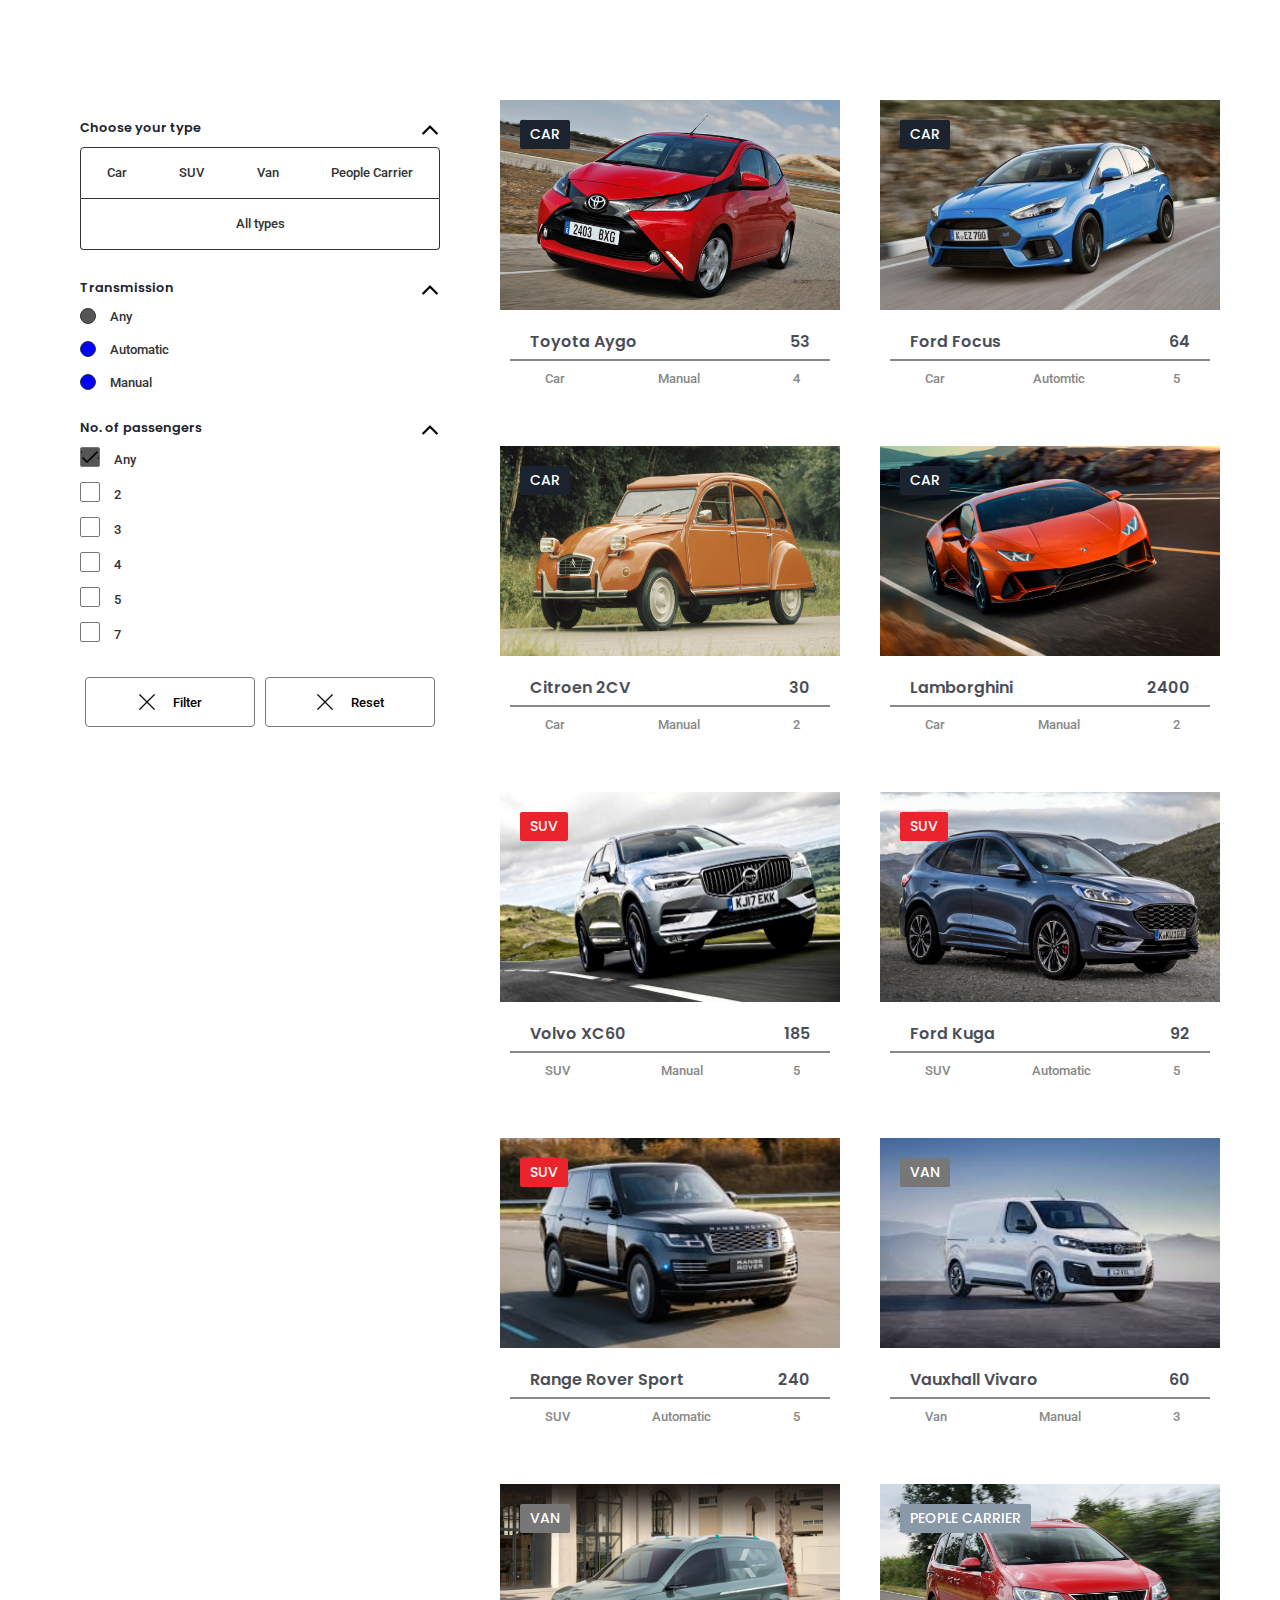
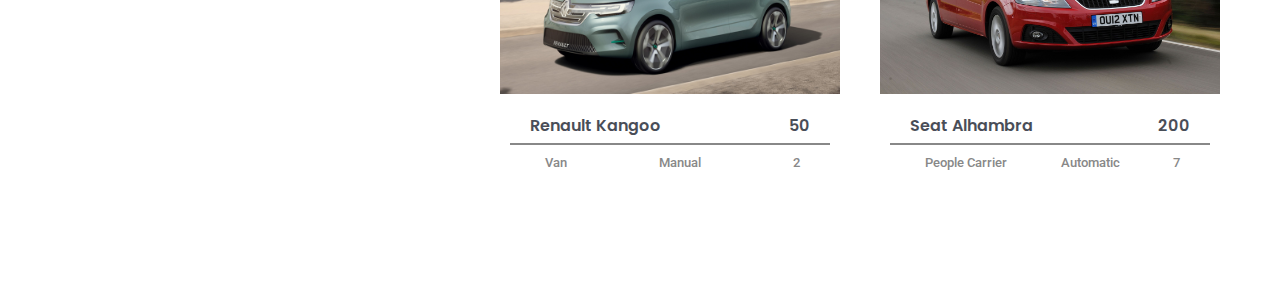
<file: filter.html>
<!DOCTYPE html>
<html lang="en">
<head>
    <meta charset="UTF-8">
    <meta name="viewport" content="width=device-width, initial-scale=1.0">
    <title>WebProgrammingProject</title>
    <link rel="preconnect" href="https://fonts.gstatic.com">
    <link href="https://fonts.googleapis.com/css2?family=Montserrat:ital,wght@0,100;0,200;0,300;0,400;0,500;0,600;0,700;0,800;0,900;1,100;1,200;1,300;1,400;1,500;1,600;1,700;1,800;1,900&family=Poppins:ital,wght@0,100;0,200;0,300;0,400;0,500;0,600;0,700;0,800;0,900;1,100;1,200;1,300;1,400;1,500;1,600;1,700;1,800;1,900&family=Roboto:ital,wght@0,100;0,300;0,400;0,500;0,700;0,900;1,100;1,300;1,400;1,500;1,700;1,900&display=swap" rel="stylesheet">
    <link rel="stylesheet" href="https://use.fontawesome.com/releases/v5.15.1/css/all.css" integrity="sha384-vp86vTRFVJgpjF9jiIGPEEqYqlDwgyBgEF109VFjmqGmIY/Y4HV4d3Gp2irVfcrp" crossorigin="anonymous">
    <link rel="stylesheet" href="style.css">
    <link rel="stylesheet" href="book.css">
</head>
<body class="body">

        <button class="toggle-sidebar"></button>

        <div class="container container-book-posts">

            <aside class="sidebar"> <!--  Start Sidebar -->

                <form >

                    <div class="widget"> <!--  Start Widget -->

                        <div class="widget_title">
                            Choose your type
                        </div> 
    
                        <div class="widget_body"> <!-- Start Widget Body -->
    
                            <div class="location">
                                <div class="location_row">
    
                                        <input type="checkbox"  data-location-param id='cars'  value="car"  class="location_checkbox">
                                        <label class="location_btn" for='cars'>Car</label>
    
                                        <input type="checkbox"  data-location-param id='suv' value="suv" class="location_checkbox">
                                        <label class="location_btn" for='suv'>SUV</label>
    
                                        <input type="checkbox"  data-location-param id='van' value="van" class="location_checkbox">
                                        <label class="location_btn" for='van'>Van</label>
    
                                        <input type="checkbox"   data-location-param id='carrier' value="carrier" class="location_checkbox">
                                        <label class="location_btn" for='carrier'>People Carrier</label>
    
                                </div>
    
                                <div class="location_row">
                                    <input type="checkbox" id='all'  value="all"  class="location_checkbox">
                                    <label class="location_btn" for='all'>All types</label>
                                </div>
    
                            </div>
    
                        </div> <!-- End Widget Body -->
    
                    </div> <!-- End Widget  -->
    
                    <div class="widget"> <!--  Start Widget -->
    
                        <div class="widget_title">
                            Transmission
                        </div> 
    
                        <div class="widget_body"> <!-- Start Widget Body -->
    
                            <label class="radio">
    
                                <input type="radio"  id='any'  value="any" class="radio_real" checked name="transmission">
                                <span class="radio_fake"></span>
                                <span class="radio_title">Any</span>
    
                            </label>
    
                            <label class="radio">
    
                                <input type="radio"  id='automatic' value="automatic"  class="radio_real " name="transmission">
                                <span class="radio_fake"></span>
                                <span class="radio_title">Automatic</span>
    
                            </label>
    
                            <label class="radio">
    
                                <input type="radio" id='manual'  value="manual" class="radio_real" name="transmission">
                                <span class="radio_fake"></span>
                                <span class="radio_title">Manual</span>
    
                            </label>
    
    
    
                        </div> <!-- End Widget Body -->
    
                    </div> <!-- End Widget  -->
    
                    <div class="widget"> <!--  Start Widget -->
    
                        <div class="widget_title">
                            No. of passengers
                        </div> 
    
                        <div class="widget_body"> <!-- Start Widget Body -->
    
                            <label class="checkbox">
    
                                <input type="checkbox" id="allpas" value="allpas" class="checkbox_real" checked>
                                <span class="checkbox_fake"></span>
                                <span class="checkbox_title" checked>Any</span>
    
                            </label>
    
                            <label class="checkbox">
    
                                <input type="checkbox" id="2" value="2" class="checkbox_real ">
                                <span class="checkbox_fake"></span>
                                <span class="checkbox_title">2</span>
    
                            </label>
    
                            <label class="checkbox">
    
                                <input type="checkbox" id="3" value="3" class="checkbox_real" >
                                <span class="checkbox_fake"></span>
                                <span class="checkbox_title">3</span>
    
                            </label>

                            <label class="checkbox">
    
                                <input type="checkbox" id="4" value="4" class="checkbox_real" >
                                <span class="checkbox_fake"></span>
                                <span class="checkbox_title">4</span>
    
                            </label>
    
                            <label class="checkbox">
    
                                <input type="checkbox" id="5" value="5" class="checkbox_real" >
                                <span class="checkbox_fake"></span>
                                <span class="checkbox_title">5</span>
    
                            </label>
    
                            <label class="checkbox">
    
                                <input type="checkbox" id="7" value="7" class="checkbox_real" >
                                <span class="checkbox_fake"></span>
                                <span class="checkbox_title">7</span>
    
                            </label>
    
    
    
                        </div> <!-- End Widget Body -->
    
                    </div> <!-- End Widget  -->
    
                    <div class="widget widget_btn"> <!--  Start Widget -->

                        <div class="widget_body widget_body_btn"> <!-- Start Widget Body -->
    
                            <button type="reset" id="filter" class="form-btn">
                                <img src="img/cancel.png" alt="Reset">
                                      <span>Filter</span>
                            </button>
      
                          </div> <!-- End Widget Body -->
    
                        <div class="widget_body widget_body_btn"> <!-- Start Widget Body -->
    
                          <button type="reset" class="form-btn">
                              <img src="img/cancel.png" alt="Reset">
                                    <span>Reset</span>
                          </button>
    
                        </div> <!-- End Widget Body -->
    
                    </div> <!-- End Widget  -->

                </form>


            </aside> <!-- Close Sidebar -->

            <div class="post-collect">
                <div class="posts-main-container posts-book">
                    <div class="all cars any manual allpas four" id="01">
                        <div class="post-img">
                            <img class="category_img" src="img/ToyotaAygo.jpg" alt="ToyotaAygo">
                            <span class="category_name car">Car</span>
                        </div>

                        <div class="post-content">
                            <div class="post-content-top">
                                <span class="veh-name"><i class="fa fa-car"><em>Toyota Aygo</em></i></span>
                                <span class="post-cost"><i class="fas fa-pound-sign"></i><em>53</em></span>
                            </div>
                            <hr>
                            <div class="post-content-bottom">
                                <span><i class="fas fa-car"></i><strong>Car</strong></span>
                                <span><i class="fas fa-cog"></i><strong>Manual</strong></span>
                                <span><i class="fas fa-user-friends"></i><strong>4</strong></span>
                            </div>
                        </div>
                    </div>
                    <div class="all cars any automatic allpas five">
                        <div class="post-img">
                            <img class="category_img" src="img/FordFocusFilter.jpg" alt="FordFocus">
                            <span class="category_name car">Car</span>
                        </div>

                        <div class="post-content">
                            <div class="post-content-top">
                                <span><i class="fa fa-car"><em>Ford Focus</em></i></span>
                                <span><i class="fas fa-pound-sign"></i><em>64</em></span>
                            </div>
                            <hr>
                            <div class="post-content-bottom">
                                <span><i class="fas fa-car"></i><strong>Car</strong></span>
                                <span><i class="fas fa-cog"></i><strong>Automtic</strong></span>
                                <span><i class="fas fa-user-friends"></i><strong>5</strong></span>
                            </div>
                        </div>
                    </div>
                    <div class="all cars any manual allpas two">
                        <div class="post-img">
                            <img class="category_img" src="img/Citroen2CV.jpg" alt="Citroen2CV">
                            <span class="category_name car">Car</span>
                        </div>

                        <div class="post-content">
                            <div class="post-content-top">
                                <span><i class="fa fa-car"><em>Citroen 2CV</em></i></span>
                                <span><i class="fas fa-pound-sign"></i><em>30</em></span>
                            </div>
                            <hr>
                            <div class="post-content-bottom">
                                <span><i class="fas fa-car"></i><strong>Car</strong></span>
                                <span><i class="fas fa-cog"></i><strong>Manual</strong></span>
                                <span><i class="fas fa-user-friends"></i><strong>2</strong></span>
                            </div>
                        </div>
                    </div>
                    <div class="all cars any manual allpas two">
                        <div class="post-img">
                            <img class="category_img" src="img/LamborghiniHuracanFilter.jpg" alt="Lamborghini">
                            <span class="category_name car">Car</span>
                        </div>

                        <div class="post-content">
                            <div class="post-content-top">
                                <span><i class="fa fa-car"><em>Lamborghini</em></i></span>
                                <span><i class="fas fa-pound-sign"></i><em>2400</em></span>
                            </div>
                            <hr>
                            <div class="post-content-bottom">
                                <span><i class="fas fa-car"></i><strong>Car</strong></span>
                                <span><i class="fas fa-cog"></i><strong>Manual</strong></span>
                                <span><i class="fas fa-user-friends"></i><strong>2</strong></span>
                            </div>
                        </div>
                    </div>
                    <div class="all suv any manual allpas five">
                        <div class="post-img">
                            <img class="category_img" src="img/Volvoxc60Filter.jpg" alt="Lamborghini">
                            <span class="category_name suvs">SUV</span>
                        </div>

                        <div class="post-content">
                            <div class="post-content-top">
                                <span><i class="fa fa-car"><em>Volvo XC60</em></i></span>
                                <span><i class="fas fa-pound-sign"></i><em>185</em></span>
                            </div>
                            <hr>
                            <div class="post-content-bottom">
                                <span><i class="fas fa-car"></i><strong>SUV</strong></span>
                                <span><i class="fas fa-cog"></i><strong>Manual</strong></span>
                                <span><i class="fas fa-user-friends"></i><strong>5</strong></span>
                            </div>
                        </div>
                    </div>
                    <div class="all suv any automatic allpas five">
                        <div class="post-img">
                            <img  class="category_img" src="img/FordKugaGrid.jpg" alt="Lamborghini">
                            <span class="category_name suvs">SUv</span>
                        </div>

                        <div class="post-content">
                            <div class="post-content-top">
                                <span><i class="fa fa-car"><em>Ford Kuga</em></i></span>
                                <span><i class="fas fa-pound-sign"></i><em>92</em></span>
                            </div>
                            <hr>
                            <div class="post-content-bottom">
                                <span><i class="fas fa-car"></i><strong>SUV</strong></span>
                                <span><i class="fas fa-cog"></i><strong>Automatic</strong></span>
                                <span><i class="fas fa-user-friends"></i><strong>5</strong></span>
                            </div>
                        </div>
                    </div>
                    <div class="all suv any automatic allpas five">
                        <div class="post-img">
                            <img class="category_img" src="img/RangeRoverGrid.jpg" alt="Lamborghini">
                            <span class="category_name suvs">SUV</span>
                        </div>

                        <div class="post-content">
                            <div class="post-content-top">
                                <span><i class="fa fa-car"><em>Range Rover Sport</em></i></span>
                                <span><i class="fas fa-pound-sign"></i><em>240</em></span>
                            </div>
                            <hr>
                            <div class="post-content-bottom">
                                <span><i class="fas fa-car"></i><strong>SUV</strong></span>
                                <span><i class="fas fa-cog"></i><strong>Automatic</strong></span>
                                <span><i class="fas fa-user-friends"></i><strong>5</strong></span>
                            </div>
                        </div>
                    </div>
                    <div class="all van any manual allpas three">
                        <div class="post-img">
                            <img class="category_img" src="img/VauxhallVivaroGrid.jpg" alt="Lamborghini">
                            <span class="category_name vans">Van</span>
                        </div>

                        <div class="post-content">
                            <div class="post-content-top">
                                <span><i class="fa fa-car"><em>Vauxhall Vivaro</em></i></span>
                                <span><i class="fas fa-pound-sign"></i><em>60</em></span>
                            </div>
                            <hr>
                            <div class="post-content-bottom">
                                <span><i class="fas fa-car"></i><strong>Van</strong></span>
                                <span><i class="fas fa-cog"></i><strong>Manual</strong></span>
                                <span><i class="fas fa-user-friends"></i><strong>3</strong></span>
                            </div>
                        </div>
                    </div>
                    <div class="all van any manual allpas two">
                        <div class="post-img">
                            <img class="category_img" src="img/RenaultKangooGrid.jpg" alt="Lamborghini">
                            <span class="category_name vans">Van</span>
                        </div>

                        <div class="post-content">
                            <div class="post-content-top">
                                <span><i class="fa fa-car"><em>Renault Kangoo</em></i></span>
                                <span><i class="fas fa-pound-sign"></i><em>50</em></span>
                            </div>
                            <hr>
                            <div class="post-content-bottom">
                                <span><i class="fas fa-car"></i><strong>Van</strong></span>
                                <span><i class="fas fa-cog"></i><strong>Manual</strong></span>
                                <span><i class="fas fa-user-friends"></i><strong>2</strong></span>
                            </div>
                        </div>
                    </div>
                    <div class="all people carrier any automatic allpas seven">
                        <div class="post-img">
                            <img class="category_img" src="img/SeatAlhambraGrid.jpg" alt="Lamborghini">
                            <span class="category_name carriers">People Carrier</span>
                        </div>

                        <div class="post-content">
                            <div class="post-content-top">
                                <span><i class="fa fa-car"><em>Seat Alhambra</em></i></span>
                                <span><i class="fas fa-pound-sign"></i><em>200</em></span>
                            </div>
                            <hr>
                            <div class="post-content-bottom">
                                <span><i class="fas fa-car"></i><strong>People Carrier</strong></span>
                                <span><i class="fas fa-cog"></i><strong>Automatic</strong></span>
                                <span><i class="fas fa-user-friends"></i><strong>7</strong></span>
                            </div>
                        </div>
                    </div>
                </div>
            </div>

        </div>

        </div> <!-- End Container -->

    </section> <!-- End Section -->


<script src="filter.js"></script>
<script src="app.js"></script>
</body>
</html>
</file>
<file: style.css>
* {
  margin: 0;
  padding: 0;
  box-sizing: border-box;
}

::before,
::after {
  margin: 0;
  padding: 0;
}

li,
a {
  font-family: "Poppins", sans-serif;
  font-weight: 500;
  font-size: 16px;
  color: #fff;
  text-decoration: none;
  list-style: none;
}

/* The sticky class is added to the navbar with JS when it reaches its scroll position */
.fixed {
  position: fixed;
  top: 0;
  width: 100%;
  z-index: 100000;
}

.container {
  max-width: 1200px;
  margin: 80px auto;
}

body {
  font-size: 16px;
  overflow-x: hidden;
}

/* Navigation */

nav {
  display: flex;
  justify-content: space-between;
  align-items: center;
  padding: 30px 10%;
  background-color: #1b232f;
  position: absolute;
  width: 100%;
  z-index: 100;

  /* Smooth Scroll */
  scroll-behavior: smooth;
  scroll-snap-type: y mandatory;
}

ul li {
  display: inline-block;
  padding: 0px 20px;
}

ul li a {
  transition: all 0.3s ease 0s;
}

ul li a:hover {
  color: #eb232c;
}

ul li a::after {
  content: "";
  display: block;
  width: 0;
  height: 2px;
  background: #eb232c;
  transition: width 0.3s ease 0s;
}

ul li a:hover::after {
  width: 100%;
  transition: width 0.3s ease 0s;
}

.active1 {
  color: #eb232c;
  font-size: 1rem;
}

.social a i {
  color: #fff;
  font-size: 24px;
  transition: all 0.3s ease 0s;
}

.social a i:hover {
  color: #eb232c;
}

.social_icons {
  margin-right: 15px;
}

.social_icons:last-child {
  margin-right: 0;
}

/* Burger Menu */

.menu-toggle {
  font-size: 1.1rem;
  color: #fff;
  display: none;
}

/* Slider */

header {
  width: 100%;
  height: 100vh;
  position: relative;
  overflow: hidden;
}

.slideshow_item {
  position: absolute;
  width: 100%;
  height: 100%;
  background-size: cover;
  background-position: center;
  display: none;
  animation: zoom-out 4s linear infinite;
}

@keyframes zoom-out {
  100% {
    width: 100%;
  }
}

.active {
  display: flex;
}

.text_box {
  width: 100%;
  max-width: 700px;
  top: 30%;
  position: absolute;
  margin: 0 20px;
  z-index: 100;
  background: rgb(136, 136, 136, 0.4);
  /* box-shadow: 3px 3px 40px #000; */
  animation: textup 5s linear infinite;
  transform: translateY(100px);
}

@keyframes textup {
  10% {
    transform: translateY(0px);
  }
  100% {
    transform: translateY(0px);
  }
}

.header {
  display: flex;
  justify-content: space-between;
  align-items: center;
  padding: 8px 15px 4px 15px;
}

.title {
  font-family: "Poppins", sans-serif;
  font-size: 1.2rem;
  color: #1b232f;
}

.price {
  font-family: "Popins", sans-serif;
  font-size: 1.2rem;
  color: #eb232c;
  display: flex;
}

.price_icon {
  font-size: 1.2rem;
  margin-right: 5px;
}

.price_num {
  font-size: 1.1rem;
}

.line {
  width: 100%;
  height: 2px;
  background: #fff;
  position: absolute;
}

.car_wrapper {
  display: flex;
  justify-content: space-between;
  padding: 10px 25px;
}
.car_info {
  display: flex;
  align-items: center;
  margin: 0;
  padding: 0;
}

.info_icon {
  color: #eb232c;
  font-size: 0.9rem;
}

.info_text {
  font-family: "Poppins", sans-serif;
  font-weight: 700;
  font-size: 1rem;
  color: #1b232f;
  padding-top: 10px;
  padding-left: 10px;
}

.btn_cool {
  z-index: 100;
  padding: 10px 70px;
  text-align: center;
}

.btn {
  background: none;
  border: 2px solid #1b232f;
  font-family: "Poppins", sans-serif;
  font-size: 0.8rem;
  font-weight: 700;
  color: #fff;
  text-transform: uppercase;
  padding: 12px 20px;
  margin: 5px;
  cursor: pointer;
  transition: color 0.4 linear;
  position: relative;
}

.btn:hover {
  color: #eb232c;
}

.btn::before {
  content: "";
  position: absolute;
  top: 0;
  left: 0;
  width: 100%;
  height: 100%;
  background: #1b232f;
  z-index: -1;
  transition: transform 0.5s;
  transform-origin: 0 0;
  transition-timing-function: cubic-bezier(0.5, 1.6, 0.4, 0.7);
}

.btn1::before {
  transform: scaleX(0);
}

.btn1:hover::before {
  transform: scaleX(1);
}

.btn2 {
  color: #1b232f;
}

/* Indicators */

.indicator {
  position: absolute;
  left: 50%;
  bottom: 30px;
  z-index: 2;
  transform: translateX(-50%);
}

.indicator div {
  display: inline-block;
  width: 20px;
  height: 20px;
  color: #fff;
  background-color: #ecf1f8;
  border-radius: 50%;
  text-align: center;
  line-height: 25px;
  margin: 0 3px;
}

.indicator div.active {
  background: #eb232c;
}

/* Section choose */

.choose_content {
  text-align: center;
  margin-top: 50px;
  padding: 40px;
}

.choose_header {
  font-family: "Poppins", sans-serif;
  font-size: 1.3rem;
  font-weight: 500;
  display: inline-block;
}

.choose_header::after {
  content: "";
  display: block;
  width: 100%;
  height: 5px;
  margin-top: 20px;
  background: #1b232f;
  transition: width 0.3s ease 0s;
}

.choose_inner {
  display: grid;
  grid-template-rows: 1fr 1fr;
  grid-template-columns: 1fr 1fr;
}

.choose_item {
  filter: brightness(80%);
  transition: filter 0.5s ease;
  max-width: 300px;
  max-height: 300px;
  display: block;
  overflow: hidden;
  cursor: pointer;
  margin: auto;
}

.choose_title {
  position: absolute;
  padding: 6px 32px;
  background-color: #eb232c;
  top: 10px;
  left: 10px;
}

.choose_title h3 {
  font-family: "Poppins", serif;
  font-size: 0.8rem;
  font-weight: 500;
  color: #fff;
  text-transform: uppercase;
}

.choose_item:hover {
  filter: brightness(100%);
}

.choose_img {
  display: block;
  width: 100%;
  height: 300px;
  position: center;
  transition: 1s;
}

.choose_img:hover {
  width: 330px;
  height: 330px;
  position: center;
}

.carrier1,
.van1 {
  margin-top: 50px;
  margin-bottom: 50px;
}

/* Section why */

.why {
  background-color: #ecf1f8;
  padding: 5px;
}

.why_inner {
  display: flex;
  padding: 40px 0 40px 0;
}

.why_box {
  padding: 10px;
  width: 100%;
  max-width: 300px;
  display: flex;
  justify-content: space-between;
  padding: 0 15px;
}

.why_box:first-child {
  padding-left: 0;
}

.why_box:last-child {
  padding-right: 0;
}

.why_logo {
  width: 20%;
}

.why_logo i {
  font-size: 2rem;
  padding: 13px;
  margin: -20px 30px 0 0;
  color: #eb232c;
  /* border-radius: 50%;
  border: 3px red solid; */
}

.why_logo .pound {
  padding: 15px 20px;
}

.why_content {
  width: 70%;
  text-align: left;
}

.why_header h2 {
  font-family: "Poppins", sans-serif;
  font-size: 1rem;
  color: #1b232f;
  letter-spacing: 1px;
}

.why_text p {
  font-weight: 400;
  font-family: "Roboto", sans-serif;
  font-size: 0.8rem;
  color: #777;
  line-height: 1.3;
}

/* Browse by type section */

span {
  margin: 0;
  padding: 0;
}

.category_main {
  margin: 0 auto;
  padding: 40px 0;
  overflow: hidden;
}

.category_img {
  width: 100%;
  height: 210px;
}

.post_collect {
  margin: auto;
}

.category_head {
  margin: 30px 0;
  display: flex;
  justify-content: center;
}

.category_head ul {
  display: flex;
  flex-wrap: wrap;
  justify-content: flex-start;
}

.category_head ul li {
  color: #1b232f;
  padding: 5px;
}

.category_icon {
  margin-left: 5px;
  font-size: 1rem;
}

.category_title {
  display: flex;
  justify-content: center;
  align-items: center;
  padding: 5px 15px;
  color: #eb232c;
  margin: 5px;
  cursor: pointer;
  transition: all 0.4s ease;
}

.category_title li {
  font-family: "Poppins", sans-serif;
  font-size: 1.1rem;
  font-weight: 500;
}

.category_title li::after {
  content: "";
  display: block;
  width: 0;
  height: 3px;
  background: #eb232c;
  transition: width 0.3s ease 0s;
}

.category_title li:hover::after {
  width: 100%;
  transition: width 0.3s ease 0s;
}

.posts-main-container {
  display: grid;
  grid-template-columns: repeat(3, 1fr);
  grid-gap: 40px;
  padding: 20px;
}

.post-img {
  position: relative;
}

.category_name {
  position: absolute;
  top: 20px;
  left: 20px;
  text-transform: uppercase;
  font-size: 14px;
  font-family: "Poppins", sans-serif;
  font-weight: 500;
  color: #fff;
  padding: 4px 10px;
  border-radius: 2px;
}

.car {
  background: #1b232f;
}

.suvs {
  background: #eb232c;
}

.vans {
  background: #777;
}

.carriers {
  background: #8a99a7;
}

.post-content {
  padding: 10px;
}

.post-content-top {
  background: #fff;
  color: #1b232f;
  opacity: 0.8;
  padding: 5px 0 5px 15px;
  display: flex;
  justify-content: space-between;
  align-items: center;
}

.post-content-top span {
  padding-right: 20px;
  font-family: "Poppins", sans-serif;
  font-size: 0.9rem;
  font-weight: 500;
  color: #eb232c;
}

hr {
  height: 2px;
  background: #888;
  border: none;
}

.post-content-bottom {
  display: flex;
  justify-content: space-between;
  padding: 10px 30px;
  font-size: 0.8rem;
  font-family: "Roboto", sans-serif;
  font-weight: 400;
  color: #888888;
  align-items: center;
}

em {
  font-size: 1rem;
  font-family: "Poppins", sans-serif;
  font-weight: 600;
  font-style: normal;
  padding-left: 5px;
  color: #1b232f;
}

strong {
  font-weight: 500;
  padding-left: 5px;
}

.active2 {
  color: #eb232c;
  background-color: #888888;
}

/* Testimonias */

/* Slideshow container */
.slideshow-box {
  position: relative;
}

/* Slides */
.mySlides {
  display: none;
  padding: 80px;
  text-align: center;
  align-items: center;
}

/* Next & previous buttons */
.prev,
.next {
  cursor: pointer;
  position: absolute;
  top: 50%;
  width: auto;
  margin-top: -30px;
  padding: 16px;
  color: #1b232f;
  font-weight: bold;
  font-size: 20px;
  border-radius: 0 3px 3px 0;
  user-select: none;
}

/* Position the "next button" to the right */
.next {
  position: absolute;
  right: 0;
  border-radius: 3px 0 0 3px;
}

.prev {
  left: 0;
}

/* On hover, add a black background color with a little bit see-through */
.prev:hover,
.next:hover {
  color: #eb232c;
}

/* The dot/bullet/indicator container */
.dot-container {
  text-align: center;
  padding: 20px;
}

/* The dots/bullets/indicators */
.dot {
  cursor: pointer;
  height: 15px;
  width: 15px;
  margin: 0 2px;
  background-color: #777;
  border-radius: 50%;
  display: inline-block;
  transition: background-color 0.6s ease;
}

/* Add a background color to the active dot/circle */
.active3,
.dot:hover {
  background-color: #eb232c;
}

/* Add an italic font style to all quotes */
q {
  font-family: "Roboto", sans-serif;
  font-size: 0.8rem;
  font-weight: 400;
  color: #888;
  padding: 20px;
  margin-top: 20px;
}

/* Add a blue color to the author */

.customer_img {
  margin-bottom: 10px;
}
.customer_icon {
  max-width: 80px;
  max-height: 80px;
  border-radius: 50%;
}

.author_info {
  padding: 20px;
}

.author_name {
  font-family: "Poppins", sans-serif;
  font-size: 1.2rem;
  font-weight: 600;
  color: #1b232f;
}

.author_job {
  font-family: "Poppins", sans-serif;
  font-size: 1.1rem;
  font-weight: 600;
  color: #eb232c;
}

/* Book Page */

.book {
  background: url(img/Citroen2CV.jpg);
  background-position: center;
  background-size: cover;
  background-repeat: no-repeat;
  background-attachment: fixed;
  min-height: 500px;
}

.container-book {
  transform: translateY(150%);
}

.choice_content {
  padding: 20px 70px;
  display: flex;
  justify-content: space-between;
  align-items: center;
}

.choice_text h2 {
  font-family: "Poppins", sans-serif;
  font-size: 1rem;
}

@media (max-width: 1200px) {
  /* Category */

  .posts-main-container {
    grid-template-columns: repeat(2, 1fr);
  }

  .category_img {
    height: 350px;
  }

  /* Why chose us */

  .why_inner {
    padding: 20px;
  }
}

@media screen and (max-width: 900px) {
  /* TextBox Hero Slider */
  .text_box {
    max-width: 500px;
    top: 20%;
  }

  .title {
    font-size: 0.8rem;
  }
  .price_icon {
    font-size: 0.8rem;
  }

  .price_num {
    font-size: 0.8rem;
  }

  .car_info {
    font-size: 0.8rem;
  }

  .info_text {
    font-size: 0.8rem;
  }

  .btn {
    font-size: 0.8rem;
    padding: 8px 14px;
  }

  /* Why Choose Us */

  .why_inner {
    display: flex;
    flex-wrap: wrap;
    justify-content: space-evenly;
  }

  .why_box {
    padding: 10px 0;
  }

  .choose_header {
    font-size: 1.1rem;
  }

  /* Category */

  .category_img {
    height: auto;
  }

  /* Menu */
  .social {
    display: none;
  }

  /* Burger Menu */

  .nav_links {
    position: absolute;
    right: 0;
    top: 9vh;
    width: 50%;

    background-color: #1b232f;

    display: flex;
    flex-direction: column;
    align-items: center;

    transform: translateX(100%);
    opacity: 0;
    transition: all 0.5s ease-in;
  }

  .menu li {
    padding: 20px;
  }

  .active1 {
    color: #fff;
    font-size: 16px;
  }

  .menu-toggle {
    display: block;
    cursor: pointer;
  }

  .fa-times {
    display: none;
  }
}

@media (max-width: 760px) {
  .posts-main-container {
    grid-template-columns: 1fr;
  }

  .choose_inner {
    display: grid;
    grid-template-rows: 1fr;
    grid-template-columns: 1fr;
    grid-gap: 40px;
  }

  .carrier1,
  .van1 {
    margin-top: 0;
    margin-bottom: 0;
  }

  /* Gallery */

  .category_head {
    padding: 20px;
  }

  .category_head ul {
    display: grid;
    grid-template-rows: 1fr;
    grid-template-columns: 1fr 1fr;
  }
}

@media (max-width: 550px) {
  /* TextBox Hero Slider */

  .text_box {
    max-width: 300px;
    top: 20%;
  }

  .title {
    font-size: 0.6rem;
  }

  .price {
    padding-left: 60px;
  }

  .price_icon {
    font-size: 0.8rem;
  }

  .price_num {
    font-size: 0.6rem;
  }

  .car_wrapper {
    flex-wrap: wrap;
    justify-content: space-between;
  }

  .car_info {
    font-size: 0.6rem;
    padding: 5px 10px;
  }

  .info_text {
    font-size: 0.6rem;
  }

  .btn {
    font-size: 0.6rem;
    padding: 8px 14px;
  }

  /* H2 Element */

  .choose_header {
    font-size: 1rem;
  }

  /* Gallery */

  .category_head {
    padding: 20px;
  }

  .category_head ul {
    display: grid;
    grid-template-rows: 1fr;
    grid-template-columns: 1fr 1fr;
  }
}

.nav_active {
  transform: translateX(0%);
  opacity: 1;
}

.fa-bars-active {
  padding: 8px;
  border: 1px solid #fff;
}



/* category_left_sidebar */




@media (min-width: 901px) {
  
  .category_left_sidebar{
    float: left;
  }
}

@media screen and (max-width: 900px) {
  .category_left_sidebar{
    padding-left: 10px;
  }
}
@media (max-width: 760px) {

}
@media (max-width: 550px) {

}
</file>
<file: checkbox.css>
/* The checkbox-container */
.checkbox-container {
  display: block;
  position: relative;
  padding-left: 35px;
  margin-bottom: 12px;
  cursor: pointer;
  font-size: 14px;
  -webkit-user-select: none;
  -moz-user-select: none;
  -ms-user-select: none;
  user-select: none;
  font-family: "Poppins", sans-serif;
}

/* Hide the browser's default checkbox */
.checkbox-container input {
  position: absolute;
  opacity: 0;
  cursor: pointer;
  height: 0;
  width: 0;
}

/* Create a custom checkbox */
.checkmark {
  position: absolute;
  top: 0;
  left: 0;
  height: 25px;
  width: 25px;
  background-color: #eee;
}

/* On mouse-over, add a grey background color */
.checkbox-container:hover input ~ .checkmark {
  background-color: #ccc;
}

/* When the checkbox is checked, add a blue background */
.checkbox-container input:checked ~ .checkmark {
  background-color: #2196F3;
}

/* Create the checkmark/indicator (hidden when not checked) */
.checkmark:after {
  content: "";
  position: absolute;
  display: none;
}

/* Show the checkmark when checked */
.checkbox-container input:checked ~ .checkmark:after {
  display: block;
}

/* Style the checkmark/indicator */
.checkbox-container .checkmark:after {
  left: 9px;
  top: 5px;
  width: 5px;
  height: 10px;
  border: solid white;
  border-width: 0 3px 3px 0;
  -webkit-transform: rotate(45deg);
  -ms-transform: rotate(45deg);
  transform: rotate(45deg);
}
</file>
<file: button.css>
.filters-btn {
    /* background-color: DodgerBlue; */
    border: none;
    /* color: white; */
    padding: 12px 16px;
    font-size: 16px;
    cursor: pointer;
    border: 1px solid black;
  }
</file>
<file: book.css>
body {
  font-size: 16px;
}

.choose_header {
  font-family: "Poppins", sans-serif;
  font-size: 1.3rem;
  font-weight: 500;
  color: #1b232f;
  display: inline-block;
}

/* Container Book Posts */

.post-collect {
  width: 70%;
}

.container-book-posts {
  display: flex;
  width: 100%;
  max-width: 1200px;
}

.posts-book {
  grid-template-columns: repeat(2, 1fr);
}

/* Sidebar */

.sidebar {
  width: 100%;
  max-width: 400px;
  padding: 20px;
  margin: 20px;
}

.widget + .widget {
  margin-top: 30px;
}

.widget_title {
  position: relative;
  font-family: "Poppins", sans-serif;
  font-size: 0.8rem;
  font-weight: 600;
  line-height: 1.3;
  color: #1b232f;
  cursor: pointer;
  margin-bottom: 10px;
}

.widget_title::after {
  content: "";
  width: 20px;
  height: 20px;
  position: absolute;
  right: 0;
  top: 0;
  background-image: url("img/up-arrow1.png");
  background-repeat: no-repeat;
  background-size: initial;
  background-position: center;
  transition: transform 0.3s ease-in;
}

.widget_title-active::after {
  transform: rotate(180deg);
}

.widget_body-hidden {
  display: none;
}

.widget_btn {
  display: flex;
  justify-content: center;
}

.widget_body_btn {
  width: 200px;
  padding: 5px;
}

/* Location buttons group */

.location_row {
  display: flex;
}

.location_row:first-child {
  border-radius: 4px 4px 0 0;
  overflow: hidden;
  border: 1px solid #333;
}

.location_row:last-child {
  border-radius: 0 0 4px 4px;
  overflow: hidden;
  border: 1px solid #333;
  border-top: none;
}

.location_btn {
  flex-grow: 1;
  height: 50px;
  padding: 0 15px;
  border: none;
  background-color: transparent;
  outline: none;

  font-family: "Roboto", sans-serif;
  font-weight: 500;
  font-size: 0.8rem;
  line-height: 50px;
  text-align: center;
  color: #333;

  cursor: pointer;
  transition: all 0.3s ease-in;
}

.location_btn:hover {
  background-color: red;
}

.location_btn-active:hover {
  background-color: green;
}

.location_checkbox {
  width: 1px;
  height: 1px;
  position: absolute;
  opacity: 0;
  appearance: none;
}

.location_checkbox:checked + .location_btn {
  background-color: orange;
}

/* Radio Buttons */

.radio {
  display: block;
  cursor: pointer;
}

.radio + .radio {
  margin-top: 15px;
}

.radio_real {
  width: 1px;
  height: 1px;
  position: absolute;
  opacity: 0;
  appearance: none;
}

.radio_real:checked + .radio_fake {
  background-color: #555555;
}

.radio_fake {
  position: relative;
  display: inline-block;
  margin-right: 10px;
  width: 16px;
  height: 16px;
  border-radius: 50%;
  background: blue;
  border: 1px solid #333;
}

.radio_title {
  font-family: "Roboto", sans-serif;
  font-weight: 500;
  font-size: 0.8rem;
  line-height: 1;
  color: #333;
}

span {
  vertical-align: bottom;
}

/* Check Boxes*/

.checkbox {
  display: block;
  cursor: pointer;
}

.checkbox + .checkbox {
  margin-top: 15px;
}

.checkbox_real {
  width: 1px;
  height: 1px;
  position: absolute;
  opacity: 0;
  appearance: none;
}

.checkbox_real:checked + .checkbox_fake {
  background-color: #555555;
}

.checkbox_real:checked + .checkbox_fake::before {
  content: "";
  position: absolute;
  top: 50%;
  left: 50%;
  transform: translate(-50%, -50%);
  background-image: url(img/tick.png);
  background-size: initial;
  background-position: center;
  width: 18px;
  height: 18px;
}

.checkbox_fake {
  position: relative;
  display: inline-block;
  margin-right: 10px;
  width: 20px;
  height: 20px;
  border-radius: 2px;
  background: transparent;
  border: 1px solid #777777;
}

.checkbox_title {
  font-family: "Roboto", sans-serif;
  font-weight: 500;
  font-size: 0.8rem;
  line-height: 1;
  color: #333;
}

/* Reset btn */

.form-btn {
  width: 100%;
  height: 50px;

  background: transparent;
  text-align: center;

  border: 1px solid #777;
  border-radius: 4px;

  font-family: "Roboto", sans-serif;
  font-weight: 500;
  font-size: 0.8rem;
  line-height: 1;
  cursor: pointer;

  transition: all 0.3s ease-in;
}

.form-btn:hover {
  background-color: #333;
}

.form-btn img {
  display: inline;
  margin-right: 15px;
  vertical-align: middle;
}

/* Button toggle sidebar */

.toggle-sidebar {
  outline: none;
  display: none;
  position: absolute;
  right: 5%;
  top: 135%;
  border: 1px solid #333;
  padding: px;

  z-index: 1000;
  background-color: #fff;
  background-image: url(img/filterpic.png);

  cursor: pointer;

  width: 40px;
  height: 40px;

  background-repeat: no-repeat;
  background-size: cover;
  background-position: center;

  transition: all 0.3s ease-in;
}

.toggle-sidebar:hover {
  background-color: #777777;
}

.btn-sort-by {
  border: 1px solid #333;
  outline: none;
  padding: 10px 12px;
  cursor: pointer;
  background-color: #888888;
  color: white;
  font-family: "Poppins";
  font-weight: 400;
  font-size: 0.6rem;
}

@media screen and (max-width: 1200px) {
  .category_img {
    height: 210px;
  }
}

@media screen and (max-width: 1100px) {
  /* Sidebar */
  .sidebar {
    margin-left: 0 !important;
    position: fixed;
    top: 20%;
    left: 0;
    background-color: #fff;
    padding: 15px;
    box-shadow: 0px 0px 20px 4px rgb(0 0 0 / 37%);
    overflow-y: scroll;
    transform: translateX(-150%);
    transition: transform 0.3s ease-in;
    z-index: 10000;
  }

  .container-book-posts {
    justify-content: center;
  }

  .toggle-sidebar {
    display: block;
  }
}

@media screen and (max-width: 900px) {
  .category_img {
    height: 210px;
  }

  .posts-book {
    grid-template-columns: repeat(2, 1fr);
  }
}

@media screen and (max-width: 650px) {
}

.sidebar--mobile-active {
  transform: translateX(0%);
}
</file>
